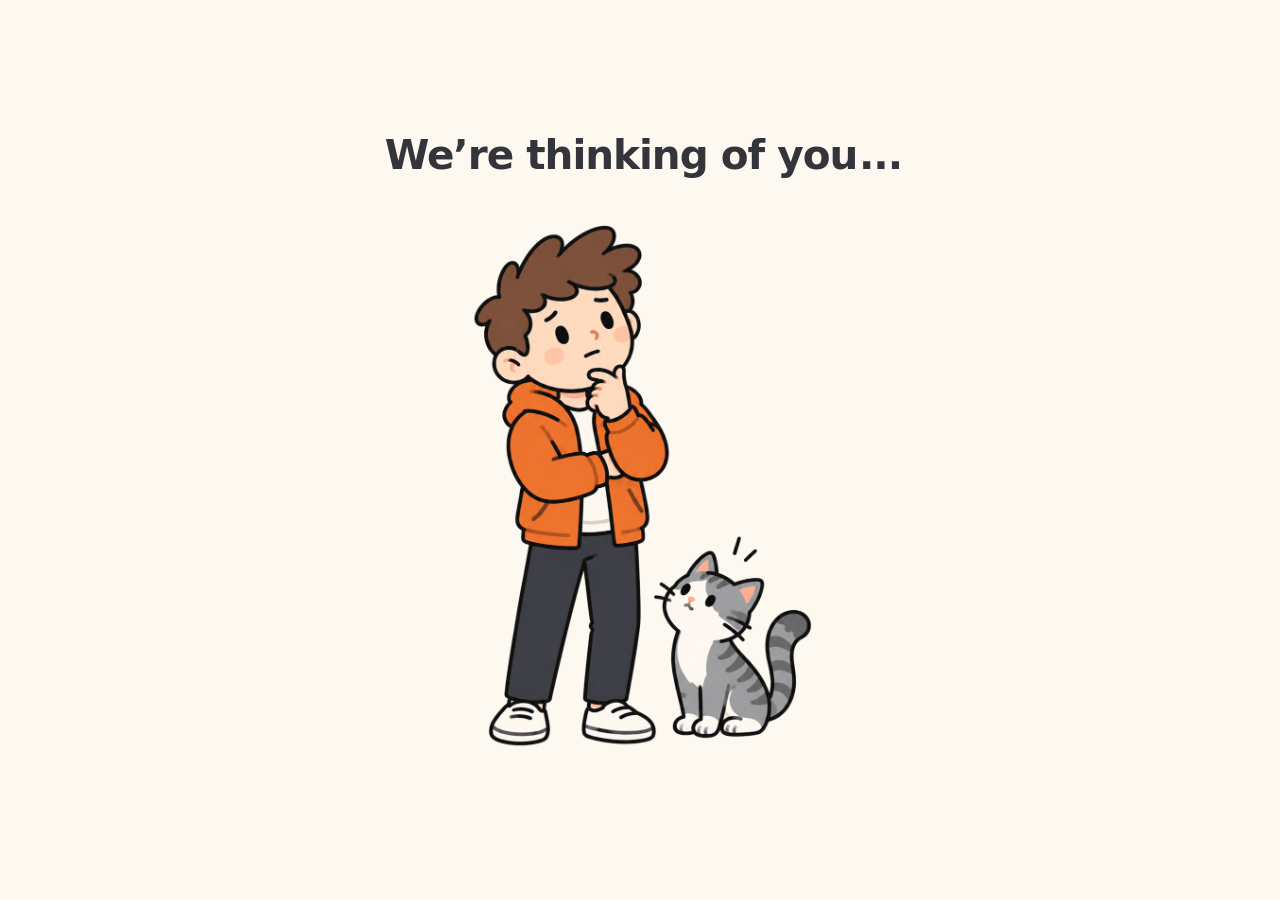
<file: index.html>
<!doctype html>
<html lang="en">

<head>
  <meta charset="utf-8">
  <meta name="viewport" content="width=device-width, initial-scale=1">
  <meta name="theme-color" content="#FDF9F1">
  <title>Yomm — You On My Mind</title>
  <meta name="description" content="You On My Mind">
  <link rel="stylesheet" href="styles.css">
</head>

<body>
  <main>
    <p aria-label="We’re thinking of you...">
      We’re thinking of you<span class="ellipsis" aria-hidden="true"><span>.</span><span>.</span><span>.</span></span>
    </p>
    <!-- Rotating value proposition, parked for now. Restore this <p>, the
         intro.js script tag below, and the .value-proposition rules in
         styles.css to bring it back.
    <p class="value-proposition" id="value-proposition">Let someone know
you’re thinking
about them</p>
    -->
    <img src="assets/animation-1-think.png" alt="Yommguy and graytabby">
  </main>
  <!-- <script src="intro.js" defer></script> -->
</body>

</html>
</file>
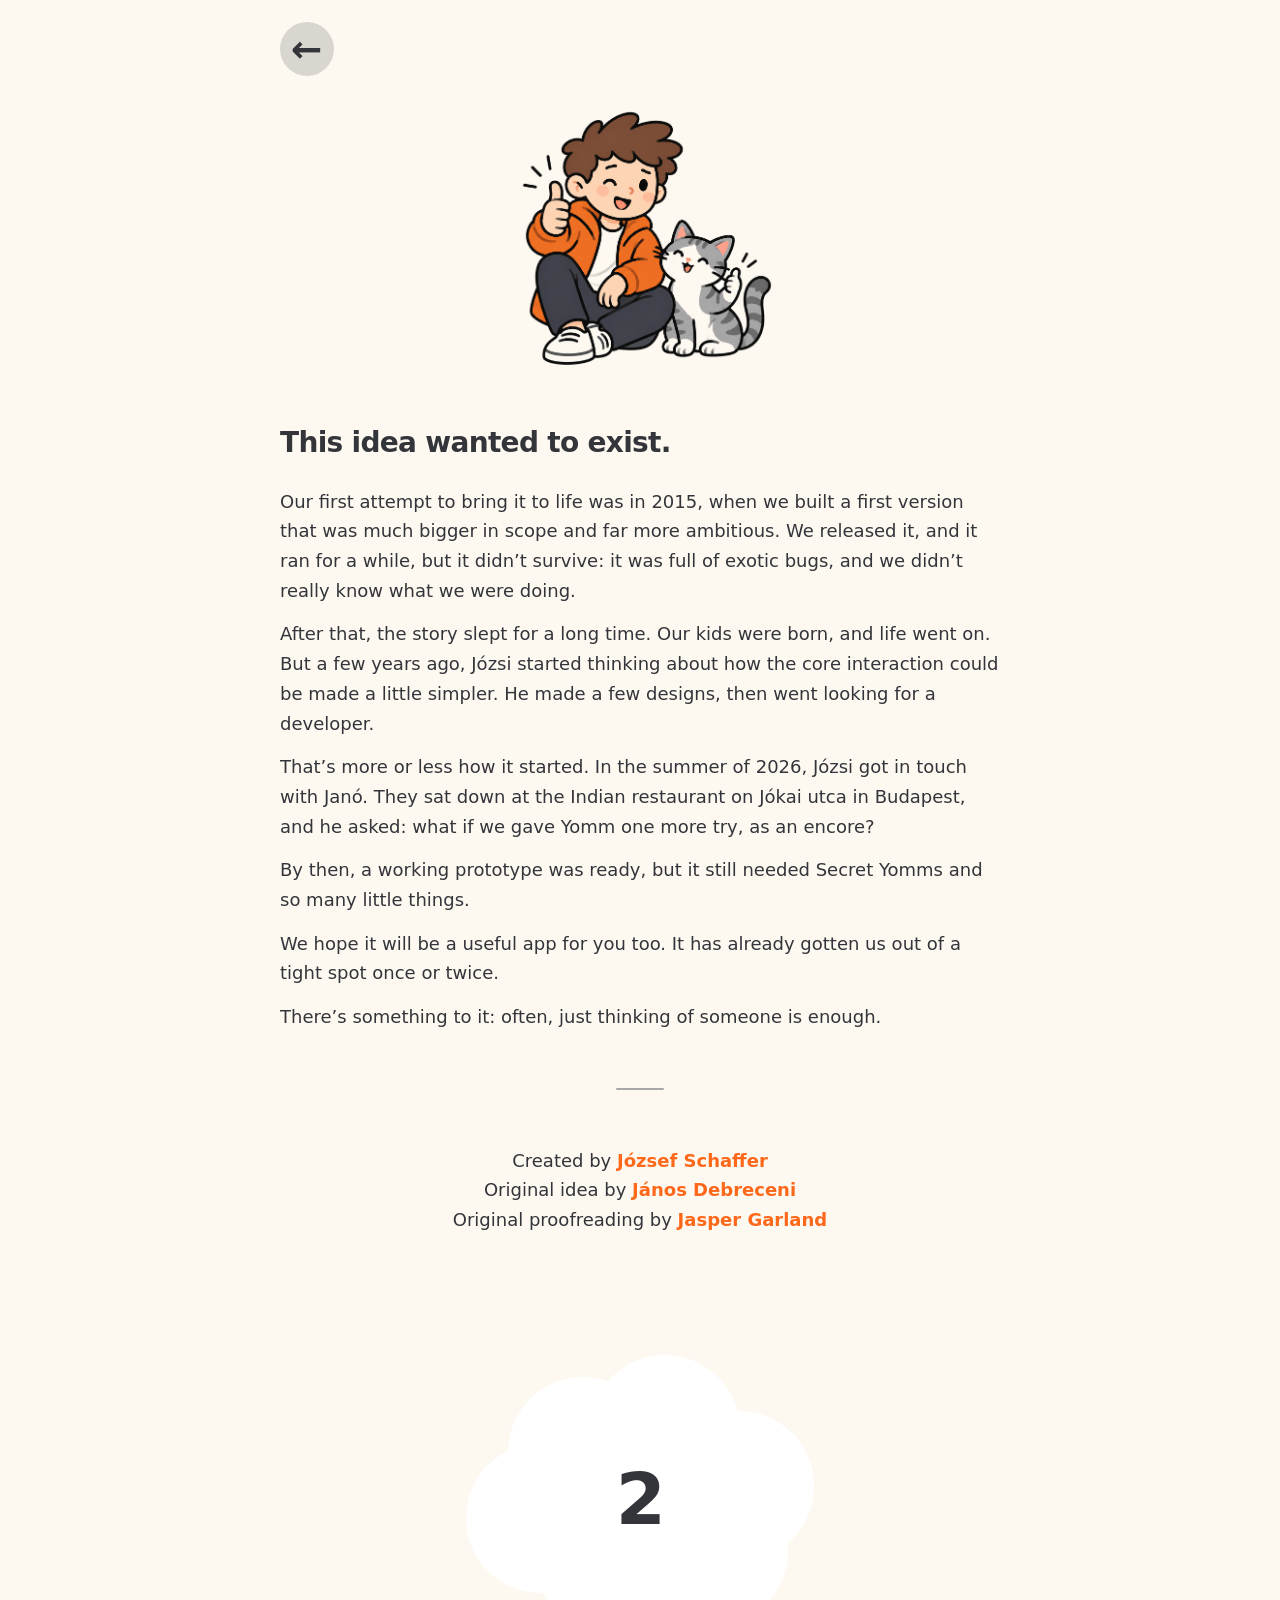
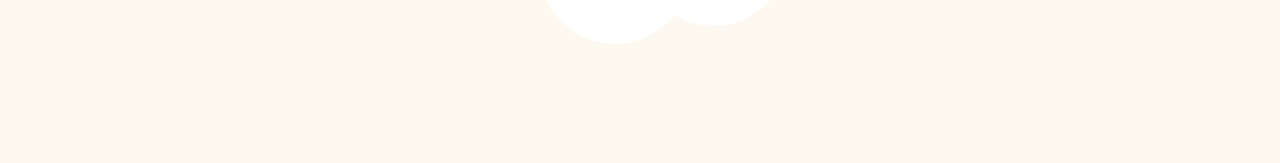
<file: about/index.html>
<!doctype html>
<html lang="en">

<head>
  <meta charset="utf-8">
  <meta name="viewport" content="width=device-width, initial-scale=1">
  <meta name="theme-color" content="#FDF9F1">
  <title>About — Yomm</title>
  <meta name="description" content="Who made Yomm, and how it came to be.">
  <link rel="stylesheet" href="/privacy/privacy.css">
  <style>
    /* This art is square; show it in the same 16:9 header box as the other pages. */
    header img {
      aspect-ratio: 1672 / 941;
      object-fit: contain;
    }

    /* The same space above and below the counter's cloud at the end of the
       page. */
    main {
      --counter-space: 120px;
      padding-bottom: max(var(--counter-space), env(safe-area-inset-bottom));
    }

    h2 {
      margin-bottom: 28px;
    }

    .visually-hidden {
      position: absolute;
      width: 1px;
      height: 1px;
      margin: -1px;
      padding: 0;
      overflow: hidden;
      clip-path: inset(50%);
      white-space: nowrap;
      border: 0;
    }

    /* The story comes first, so it starts right under the header art. */
    section {
      margin-top: 0;
    }

    /* A short centered rule between the story and the credits. */
    .separator {
      width: 48px;
      height: 0;
      margin: 56px auto;
      border: 0;
      border-top: 2px solid var(--yomm-silver);
      border-radius: 1px;
    }

    .credits {
      text-align: center;
    }

    /* The story's thought cloud around the counter: the same geometry and
       motion as storyboard.css (1× units, --u), with the counter where the
       wordmark sits. It forms when it scrolls into view, then each circle
       drifts and breathes on its own. */
    .counter-cloud {
      /* Narrow screens leave room for the circles' drift beyond the box. */
      --u: min(1px, (100vw - 60px) / 346);
      --drift-x: 12;
      --drift-y: 10;
      --puff-breath: 0.03;
      --ease-pop: cubic-bezier(0.34, 1.56, 0.64, 1);
      position: relative;
      display: grid;
      place-items: center;
      width: calc(346 * var(--u));
      height: calc(288 * var(--u));
      margin: var(--counter-space) auto 0;
    }

    /* A fixed center fill keeps the middle white however the circles move. */
    .counter-cloud::before {
      content: "";
      position: absolute;
      top: calc((144 - 98) * var(--u));
      left: calc((173 - 98) * var(--u));
      width: calc(196 * var(--u));
      height: calc(196 * var(--u));
      border-radius: 50%;
      background: #fff;
      transition: transform 800ms var(--ease-pop) 150ms;
    }

    .counter-cloud .puff {
      position: absolute;
      top: calc((var(--y) - 75) * var(--u));
      left: calc((var(--x) - 75) * var(--u));
      width: calc(150 * var(--u));
      height: calc(150 * var(--u));
      transition: transform 800ms var(--ease-pop) calc(var(--i) * 110ms);
    }

    .counter-cloud .puff::before {
      content: "";
      position: absolute;
      inset: 0;
      border-radius: 50%;
      background: #fff;
      animation:
        drift-x calc(3.2s + var(--i) * 0.4s) ease-in-out calc(var(--i) * -1.3s) infinite alternate,
        drift-y calc(4.1s + var(--i) * 0.35s) ease-in-out calc(var(--i) * -1.9s) infinite alternate,
        puff-breathe calc(2.8s + var(--i) * 0.3s) ease-in-out calc(var(--i) * -0.9s) infinite alternate;
    }

    /* Before it comes into view, the cloud and its counter wait unformed. */
    .counter-cloud[data-cloud="waiting"]::before,
    .counter-cloud[data-cloud="waiting"] .puff {
      transform: scale(0);
    }

    .counter-cloud[data-cloud="waiting"] .elapsed {
      opacity: 0;
    }

    @keyframes drift-x {
      from {
        translate: calc(-1 * var(--drift-x) * var(--u)) 0;
      }

      to {
        translate: calc(var(--drift-x) * var(--u)) 0;
      }
    }

    @keyframes drift-y {
      from {
        transform: translateY(calc(-1 * var(--drift-y) * var(--u)));
      }

      to {
        transform: translateY(calc(var(--drift-y) * var(--u)));
      }
    }

    @keyframes puff-breathe {
      from {
        scale: calc(1 - var(--puff-breath));
      }

      to {
        scale: calc(1 + var(--puff-breath));
      }
    }

    /* The seconds this page has been open: heavy, rounded digits in the body
       text color, fading in at the cloud's center as it forms. */
    .elapsed {
      position: relative;
      margin: 0;
      color: var(--yomm-charcoal);
      font-family: ui-rounded, "SF Pro Rounded", system-ui, sans-serif;
      font-size: calc(72 * var(--u));
      font-variant-numeric: tabular-nums;
      font-weight: 800;
      letter-spacing: -0.02em;
      line-height: 1;
      text-align: center;
      transition: opacity 700ms ease 450ms;
    }

    @media (prefers-reduced-motion: reduce) {
      .counter-cloud *,
      .counter-cloud::before,
      .counter-cloud *::before {
        transition: none !important;
        animation: none !important;
      }
    }
  </style>
</head>

<body>
  <nav class="home-nav" aria-label="Page navigation">
    <a class="home-link" href="/" aria-label="Back to Yomm home">←</a>
  </nav>

  <header>
    <img src="/assets/illu-you-got-this.png" width="1254" height="1254"
      alt="Yommguy giving a thumbs up next to graytabby">
  </header>

  <main>
    <h1 class="visually-hidden">About Yomm</h1>

    <section>
      <h2>This idea wanted to exist.</h2>

      <p>Our first attempt to bring it to life was in 2015, when we built a first version that was much bigger in scope
        and far more ambitious. We released it, and it ran for a while, but it didn’t survive: it was full of exotic
        bugs, and we didn’t really know what we were doing.</p>

      <p>After that, the story slept for a long time. Our kids were born, and life went on. But a few years ago, Józsi
        started thinking about how the core interaction could be made a little simpler. He made a few designs, then went
        looking for a developer.</p>

      <p>That’s more or less how it started. In the summer of 2026, Józsi got in touch with Janó. They sat down at the
        Indian restaurant on Jókai utca in Budapest, and he asked: what if we gave Yomm one more try, as an encore?</p>

      <p>By then, a working prototype was ready, but it still needed Secret Yomms and so many little things.</p>

      <p>We hope it will be a useful app for you too. It has already gotten us out of a tight spot once or twice.</p>

      <p>There’s something to it: often, just thinking of someone is enough.</p>
    </section>

    <hr class="separator">

    <p class="credits">Created by <a target="_blank" href="https://jozsefschaffer.com" rel="noopener">József
        Schaffer</a><br>
      Original idea by <a target="_blank" href="https://www.linkedin.com/in/janosdebreceni/" rel="noopener">János
        Debreceni</a><br>
      Original proofreading by <a target="_blank" href="https://www.linkedin.com/in/jaspergarland/" rel="noopener">Jasper
        Garland</a></p>

    <div class="counter-cloud" aria-hidden="true" data-cloud="formed">
      <span class="puff" style="--x: 74; --y: 163; --i: 0"></span>
      <span class="puff" style="--x: 116; --y: 97; --i: 1"></span>
      <span class="puff" style="--x: 198; --y: 75; --i: 2"></span>
      <span class="puff" style="--x: 272; --y: 131; --i: 3"></span>
      <span class="puff" style="--x: 246; --y: 196; --i: 4"></span>
      <span class="puff" style="--x: 148; --y: 214; --i: 5"></span>
      <p class="elapsed" data-elapsed>1</p>
    </div>
  </main>

  <script>
    // Counts the seconds this page has been open, starting at 1 like a live
    // count. The value comes from elapsed time, so it stays right even when
    // the tab was in the background.
    (function countElapsedSeconds() {
      const counter = document.querySelector("[data-elapsed]");
      if (!counter) {
        return;
      }
      const openedAt = performance.now();
      let shown = 1;
      window.setInterval(function render() {
        const seconds = Math.floor((performance.now() - openedAt) / 1000) + 1;
        if (seconds !== shown) {
          shown = seconds;
          counter.textContent = String(seconds);
        }
      }, 250);
    })();

    // The cloud is formed by default. Where it can animate, it waits unformed
    // and builds up once it scrolls into view.
    (function formCloudInView() {
      const cloud = document.querySelector("[data-cloud]");
      if (
        !cloud ||
        !("IntersectionObserver" in window) ||
        window.matchMedia("(prefers-reduced-motion: reduce)").matches
      ) {
        return;
      }
      cloud.dataset.cloud = "waiting";
      const observer = new IntersectionObserver(function formWhenVisible(entries) {
        if (entries.some(function isVisible(entry) { return entry.isIntersecting; })) {
          cloud.dataset.cloud = "formed";
          observer.disconnect();
        }
      }, { threshold: 0.6 });
      observer.observe(cloud);
    })();
  </script>
</body>

</html>
</file>
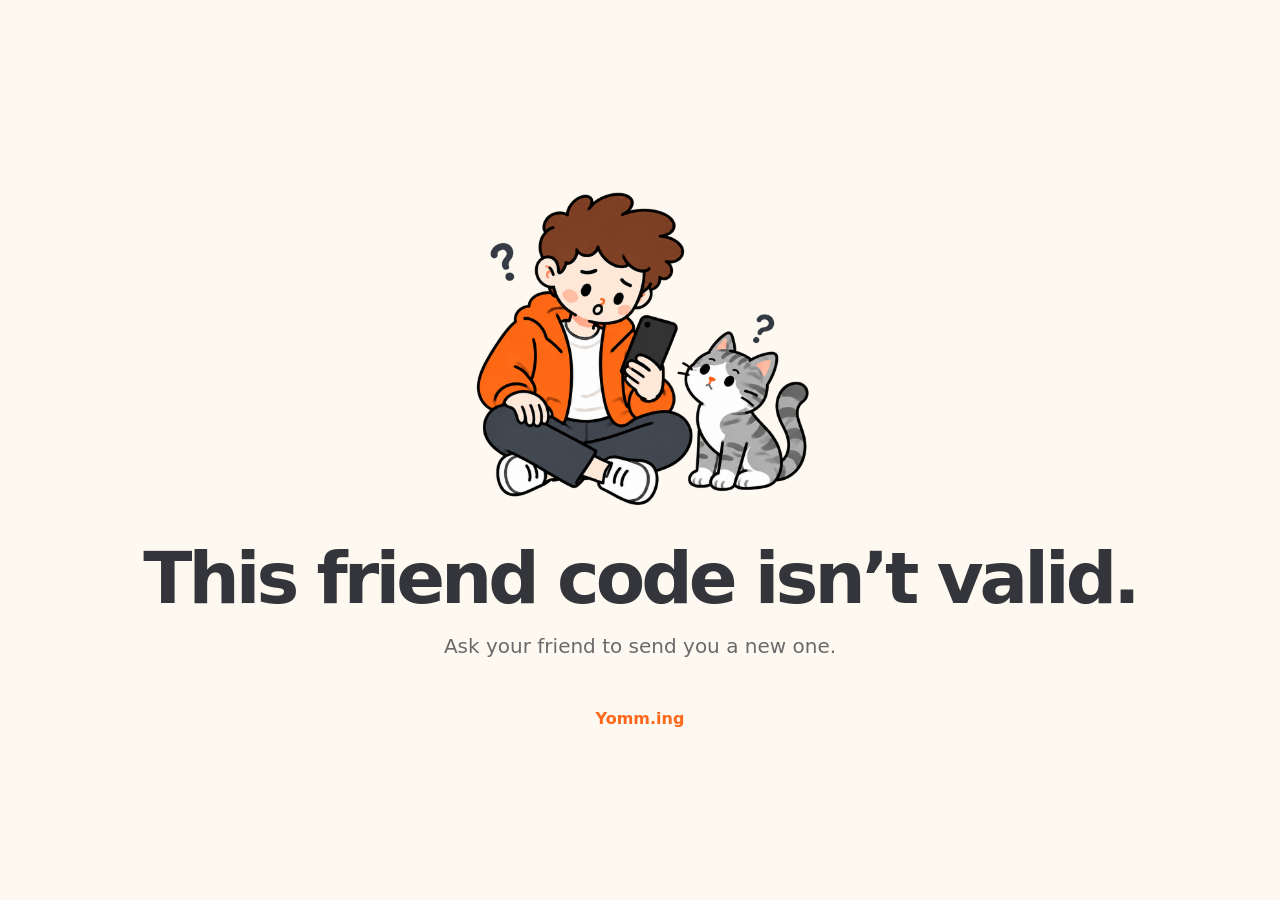
<file: connect/index.html>
<!doctype html>
<html lang="en">

<head>
  <meta charset="utf-8">
  <meta name="viewport" content="width=device-width, initial-scale=1">
  <meta name="theme-color" content="#FDF9F1">
  <title>Connect on Yomm</title>
  <meta name="description" content="Use this friend code to connect on Yomm.">
  <link rel="stylesheet" href="/connect/connect.css?v=3">
  <script src="/connect/qrcode.js" defer></script>
  <script src="/connect/connect.js?v=3" defer></script>
</head>

<body>
  <main>
    <section id="connect-state" class="connect-state">
      <h1 aria-label="Someone has you on their mind...">
        Someone has you on their mind<span class="ellipsis"
          aria-hidden="true"><span>.</span><span>.</span><span>.</span></span>
      </h1>
      <div class="steps">
        <section class="step-card">
          <span class="step-number">1</span>
          <h2>Get Yomm</h2>
          <p class="step-detail">Every journey starts with step one.</p>
          <a id="app-store-link" class="app-store-button" href="https://apps.apple.com/" rel="noopener">
            <img src="/assets/app-store.png" alt="Download on the App Store">
          </a>
        </section>

        <section class="step-card">
          <span class="step-number">2</span>
          <h2>Continue on your phone</h2>
          <p class="step-detail">Install Yomm, then return to your original invite and tap the link again.</p>
        </section>

        <p class="step-or">or</p>

        <section class="step-card step-card-secondary">
          <span class="step-number">2b</span>
          <h2>On a computer?</h2>
          <p class="step-detail">No problem. Once Yomm is installed, scan this QR code with your phone’s Camera app.</p>
          <div id="qr-code" class="qr-code" role="img" aria-label="QR code for this Yomm invitation"></div>
        </section>
      </div>

      <figure class="encouragement">
        <img src="/assets/illu-you-got-this.png" width="1254" height="1254" alt="Yommguy and graytabby giving a thumbs-up">
        <figcaption>You’ve got this!</figcaption>
      </figure>

      <a class="home-link" href="/">Yomm.ing</a>
    </section>

    <section id="invalid-state" class="invalid-state" hidden>
      <img src="/assets/illu-invalid.png" alt="A person and cat puzzled by an invalid QR code">
      <h1>This friend code isn’t valid.</h1>
      <p>Ask your friend to send you a new one.</p>
      <a class="home-link" href="/">Yomm.ing</a>
    </section>
  </main>
</body>

</html>
</file>
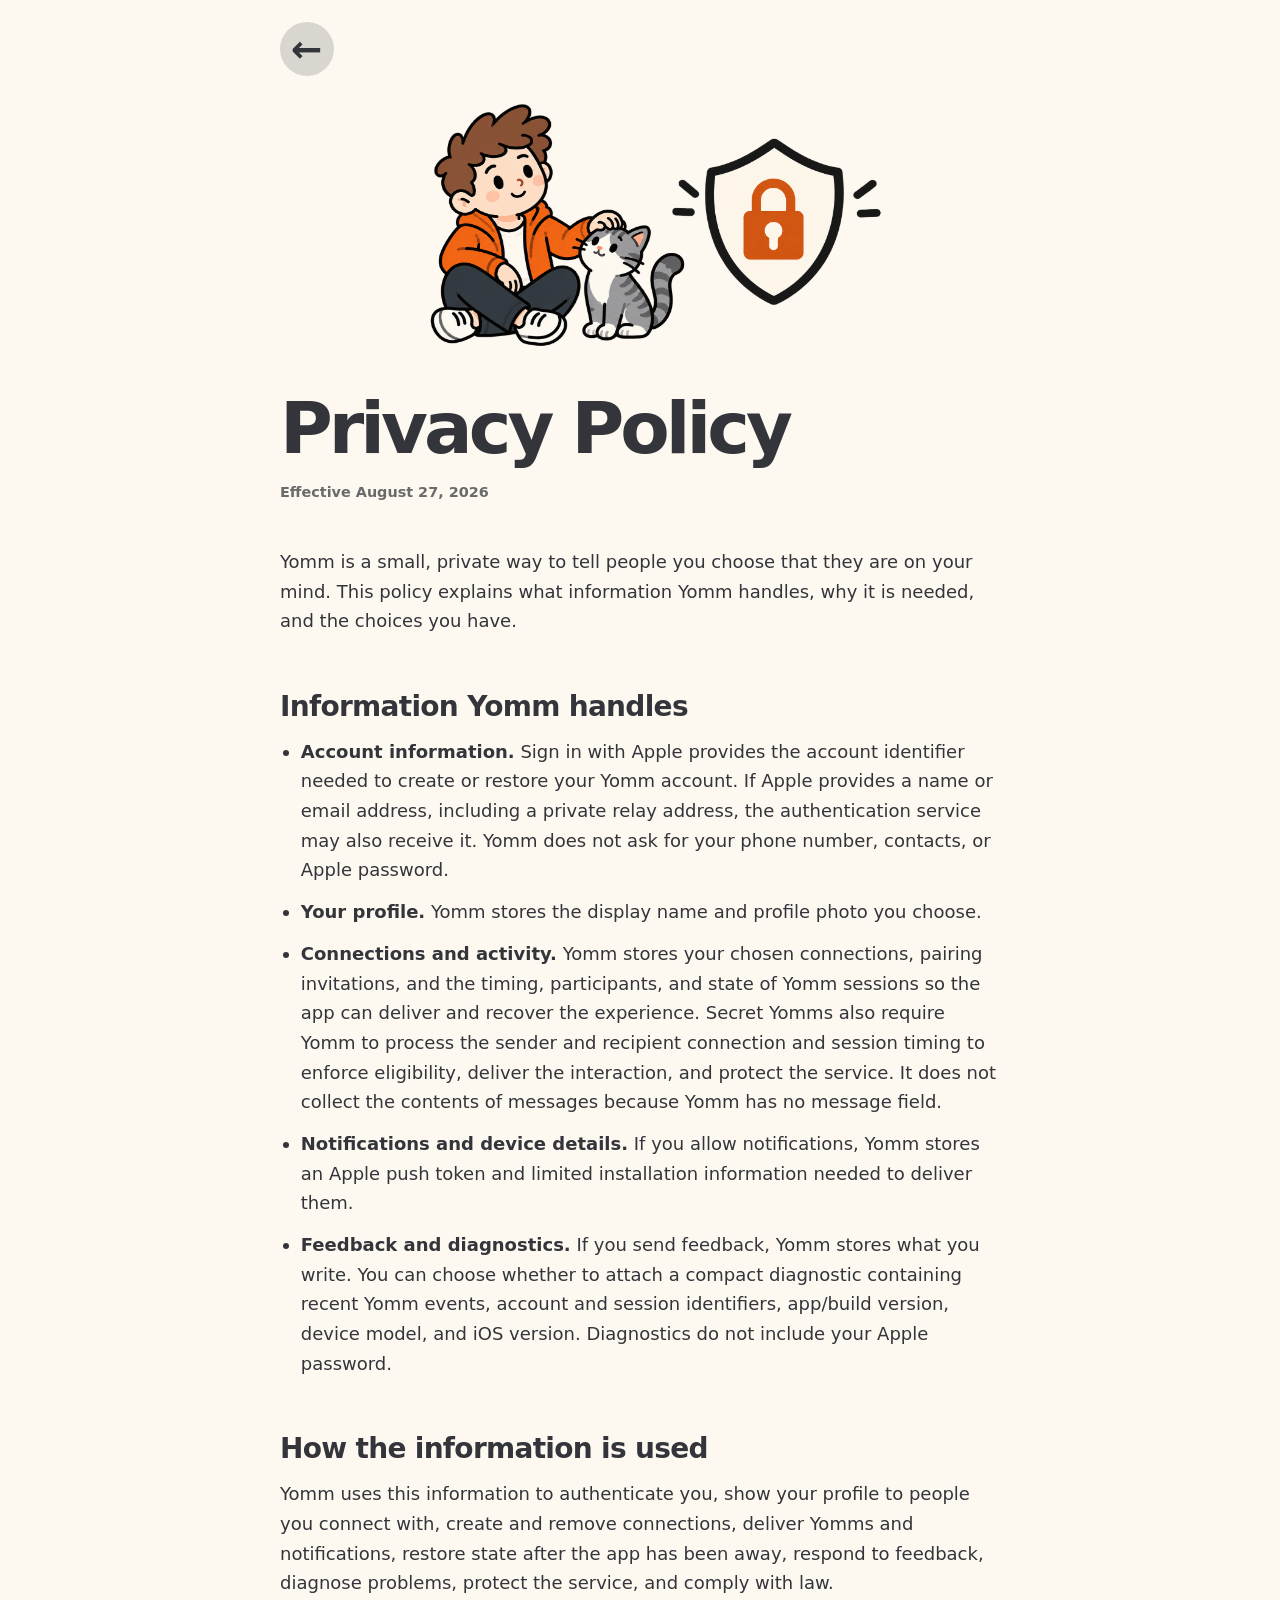
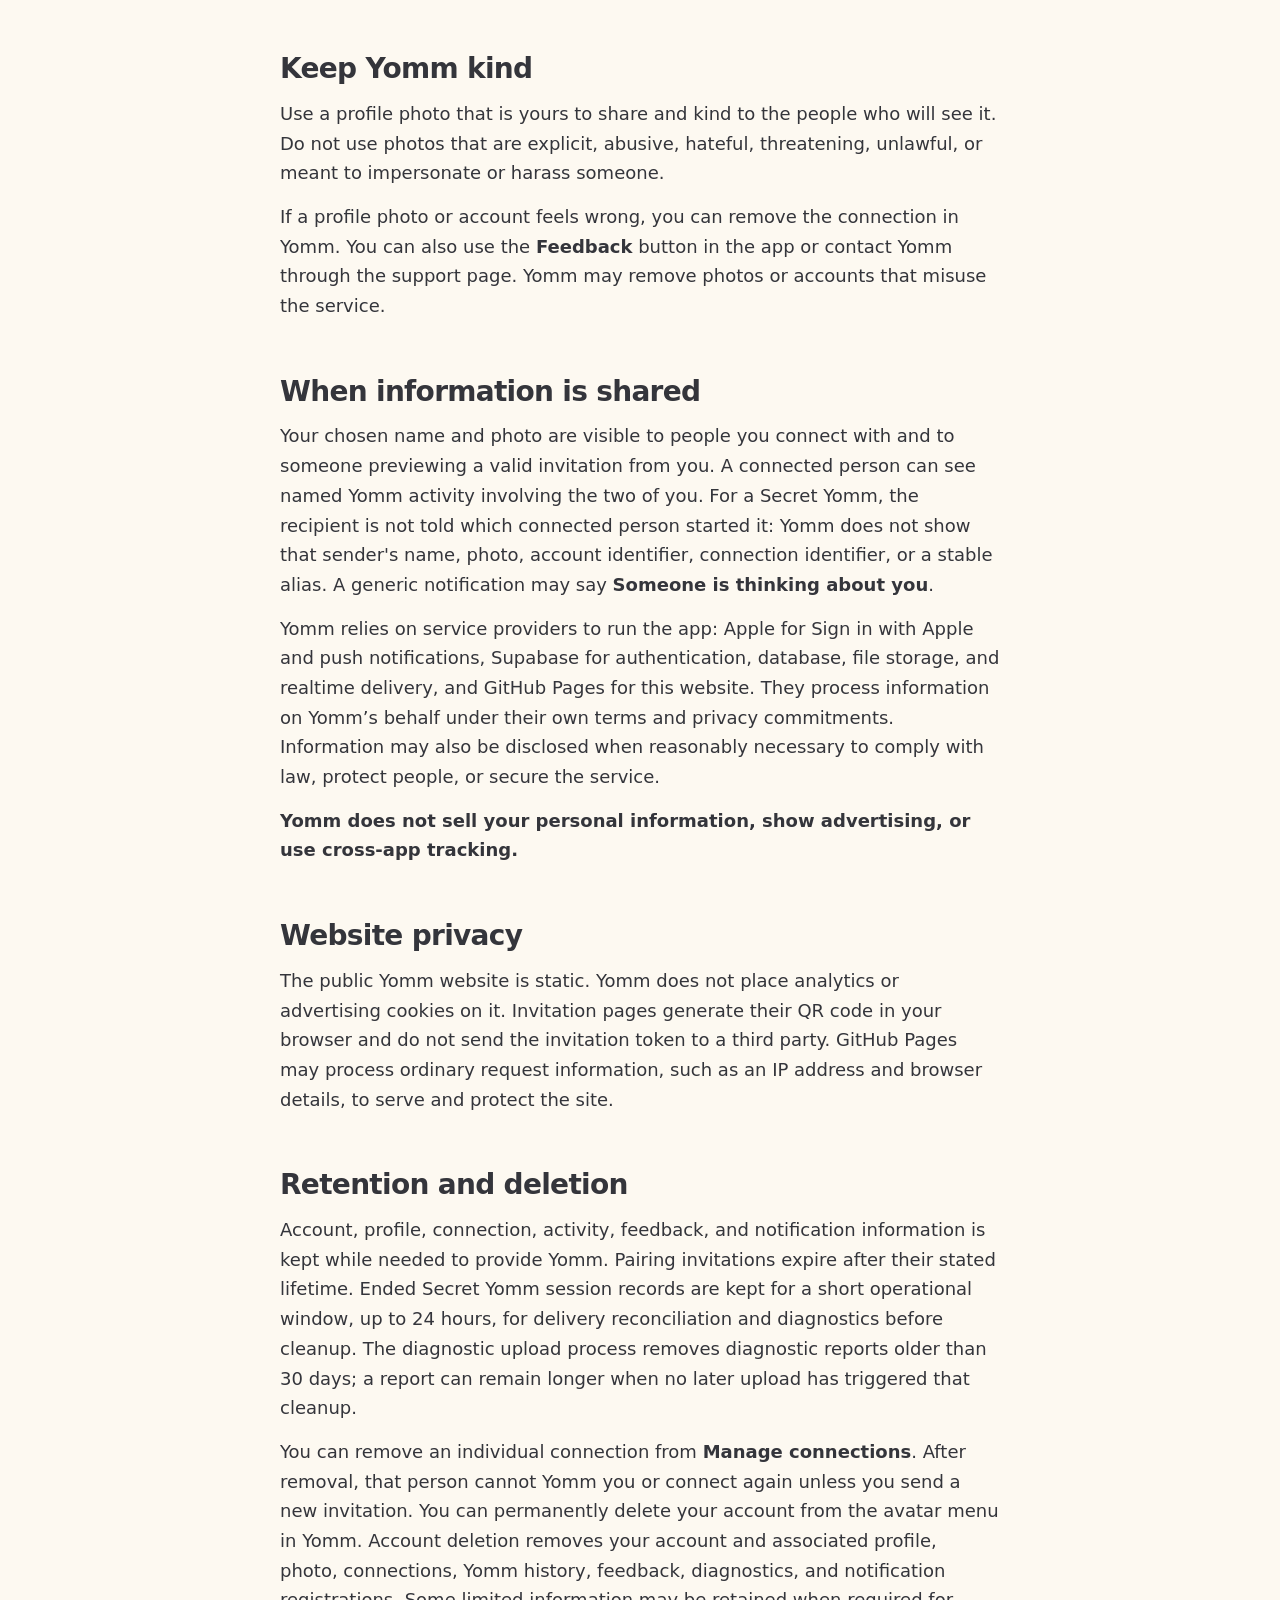
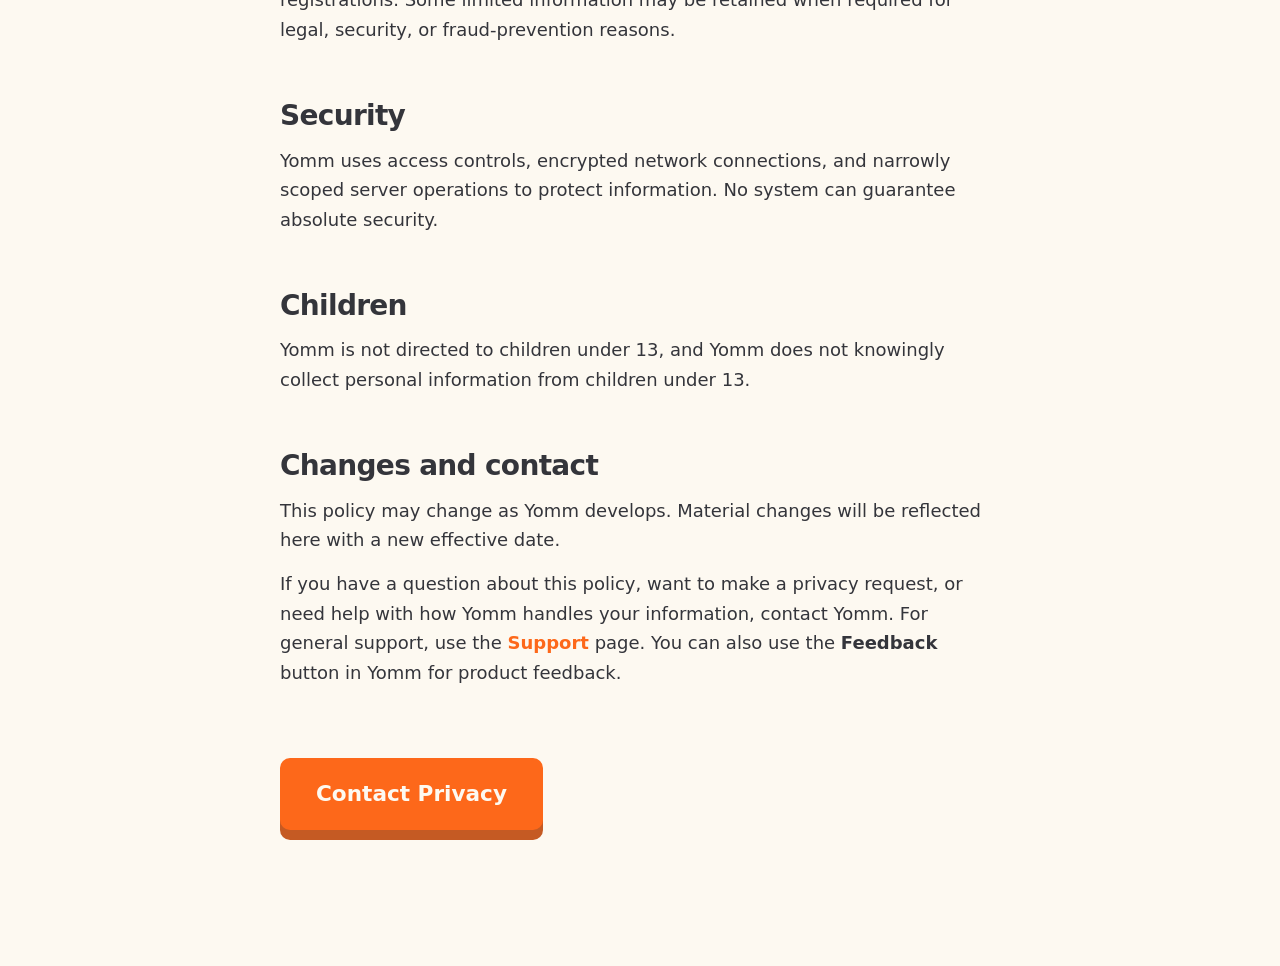
<file: privacy/index.html>
<!doctype html>
<html lang="en">

<head>
  <meta charset="utf-8">
  <meta name="viewport" content="width=device-width, initial-scale=1">
  <meta name="theme-color" content="#FDF9F1">
  <title>Privacy Policy — Yomm</title>
  <meta name="description" content="How Yomm handles your information.">
  <link rel="stylesheet" href="/privacy/privacy.css">
  <script src="/link-runtime.js" defer></script>
</head>

<body>
  <nav class="home-nav" aria-label="Page navigation">
    <a class="home-link" href="/" aria-label="Back to Yomm home">←</a>
  </nav>

  <header>
    <img src="/assets/illu-privacy.png" width="1774" height="887" alt="yommguy and graytabby beside a privacy shield and padlock">
  </header>

  <main>
    <h1>Privacy Policy</h1>
    <p class="policy-date">Effective August 27, 2026</p>

    <p>Yomm is a small, private way to tell people you choose that they are on your mind. This policy explains what information Yomm handles, why it is needed, and the choices you have.</p>

    <section>
      <h2>Information Yomm handles</h2>
      <ul>
        <li><strong>Account information.</strong> Sign in with Apple provides the account identifier needed to create or restore your Yomm account. If Apple provides a name or email address, including a private relay address, the authentication service may also receive it. Yomm does not ask for your phone number, contacts, or Apple password.</li>
        <li><strong>Your profile.</strong> Yomm stores the display name and profile photo you choose.</li>
        <li><strong>Connections and activity.</strong> Yomm stores your chosen connections, pairing invitations, and the timing, participants, and state of Yomm sessions so the app can deliver and recover the experience. Secret Yomms also require Yomm to process the sender and recipient connection and session timing to enforce eligibility, deliver the interaction, and protect the service. It does not collect the contents of messages because Yomm has no message field.</li>
        <li><strong>Notifications and device details.</strong> If you allow notifications, Yomm stores an Apple push token and limited installation information needed to deliver them.</li>
        <li><strong>Feedback and diagnostics.</strong> If you send feedback, Yomm stores what you write. You can choose whether to attach a compact diagnostic containing recent Yomm events, account and session identifiers, app/build version, device model, and iOS version. Diagnostics do not include your Apple password.</li>
      </ul>
    </section>

    <section>
      <h2>How the information is used</h2>
      <p>Yomm uses this information to authenticate you, show your profile to people you connect with, create and remove connections, deliver Yomms and notifications, restore state after the app has been away, respond to feedback, diagnose problems, protect the service, and comply with law.</p>
    </section>

    <section id="keep-yomm-kind">
      <h2>Keep Yomm kind</h2>
      <p>Use a profile photo that is yours to share and kind to the people who will see it. Do not use photos that are explicit, abusive, hateful, threatening, unlawful, or meant to impersonate or harass someone.</p>
      <p>If a profile photo or account feels wrong, you can remove the connection in Yomm. You can also use the <strong>Feedback</strong> button in the app or contact Yomm through the support page. Yomm may remove photos or accounts that misuse the service.</p>
    </section>

    <section>
      <h2>When information is shared</h2>
      <p>Your chosen name and photo are visible to people you connect with and to someone previewing a valid invitation from you. A connected person can see named Yomm activity involving the two of you. For a Secret Yomm, the recipient is not told which connected person started it: Yomm does not show that sender's name, photo, account identifier, connection identifier, or a stable alias. A generic notification may say <strong>Someone is thinking about you</strong>.</p>
      <p>Yomm relies on service providers to run the app: Apple for Sign in with Apple and push notifications, Supabase for authentication, database, file storage, and realtime delivery, and GitHub Pages for this website. They process information on Yomm’s behalf under their own terms and privacy commitments. Information may also be disclosed when reasonably necessary to comply with law, protect people, or secure the service.</p>
      <p><strong>Yomm does not sell your personal information, show advertising, or use cross-app tracking.</strong></p>
    </section>

    <section>
      <h2>Website privacy</h2>
      <p>The public Yomm website is static. Yomm does not place analytics or advertising cookies on it. Invitation pages generate their QR code in your browser and do not send the invitation token to a third party. GitHub Pages may process ordinary request information, such as an IP address and browser details, to serve and protect the site.</p>
    </section>

    <section>
      <h2>Retention and deletion</h2>
      <p>Account, profile, connection, activity, feedback, and notification information is kept while needed to provide Yomm. Pairing invitations expire after their stated lifetime. Ended Secret Yomm session records are kept for a short operational window, up to 24 hours, for delivery reconciliation and diagnostics before cleanup. The diagnostic upload process removes diagnostic reports older than 30 days; a report can remain longer when no later upload has triggered that cleanup.</p>
      <p>You can remove an individual connection from <strong>Manage connections</strong>. After removal, that person cannot Yomm you or connect again unless you send a new invitation. You can permanently delete your account from the avatar menu in Yomm. Account deletion removes your account and associated profile, photo, connections, Yomm history, feedback, diagnostics, and notification registrations. Some limited information may be retained when required for legal, security, or fraud-prevention reasons.</p>
    </section>

    <section>
      <h2>Security</h2>
      <p>Yomm uses access controls, encrypted network connections, and narrowly scoped server operations to protect information. No system can guarantee absolute security.</p>
    </section>

    <section>
      <h2>Children</h2>
      <p>Yomm is not directed to children under 13, and Yomm does not knowingly collect personal information from children under 13.</p>
    </section>

    <section>
      <h2>Changes and contact</h2>
      <p>This policy may change as Yomm develops. Material changes will be reflected here with a new effective date.</p>
      <p>If you have a question about this policy, want to make a privacy request, or need help with how Yomm handles your information, contact Yomm. For general support, use the <a href="/support/">Support</a> page. You can also use the <strong>Feedback</strong> button in Yomm for product feedback.</p>
    </section>

    <a class="contact-cta" href="#" data-link-token="kv-jm04m7Ygb6aKNSjjyBA3LuWkaDXMq">Contact Privacy</a>
  </main>
</body>

</html>
</file>
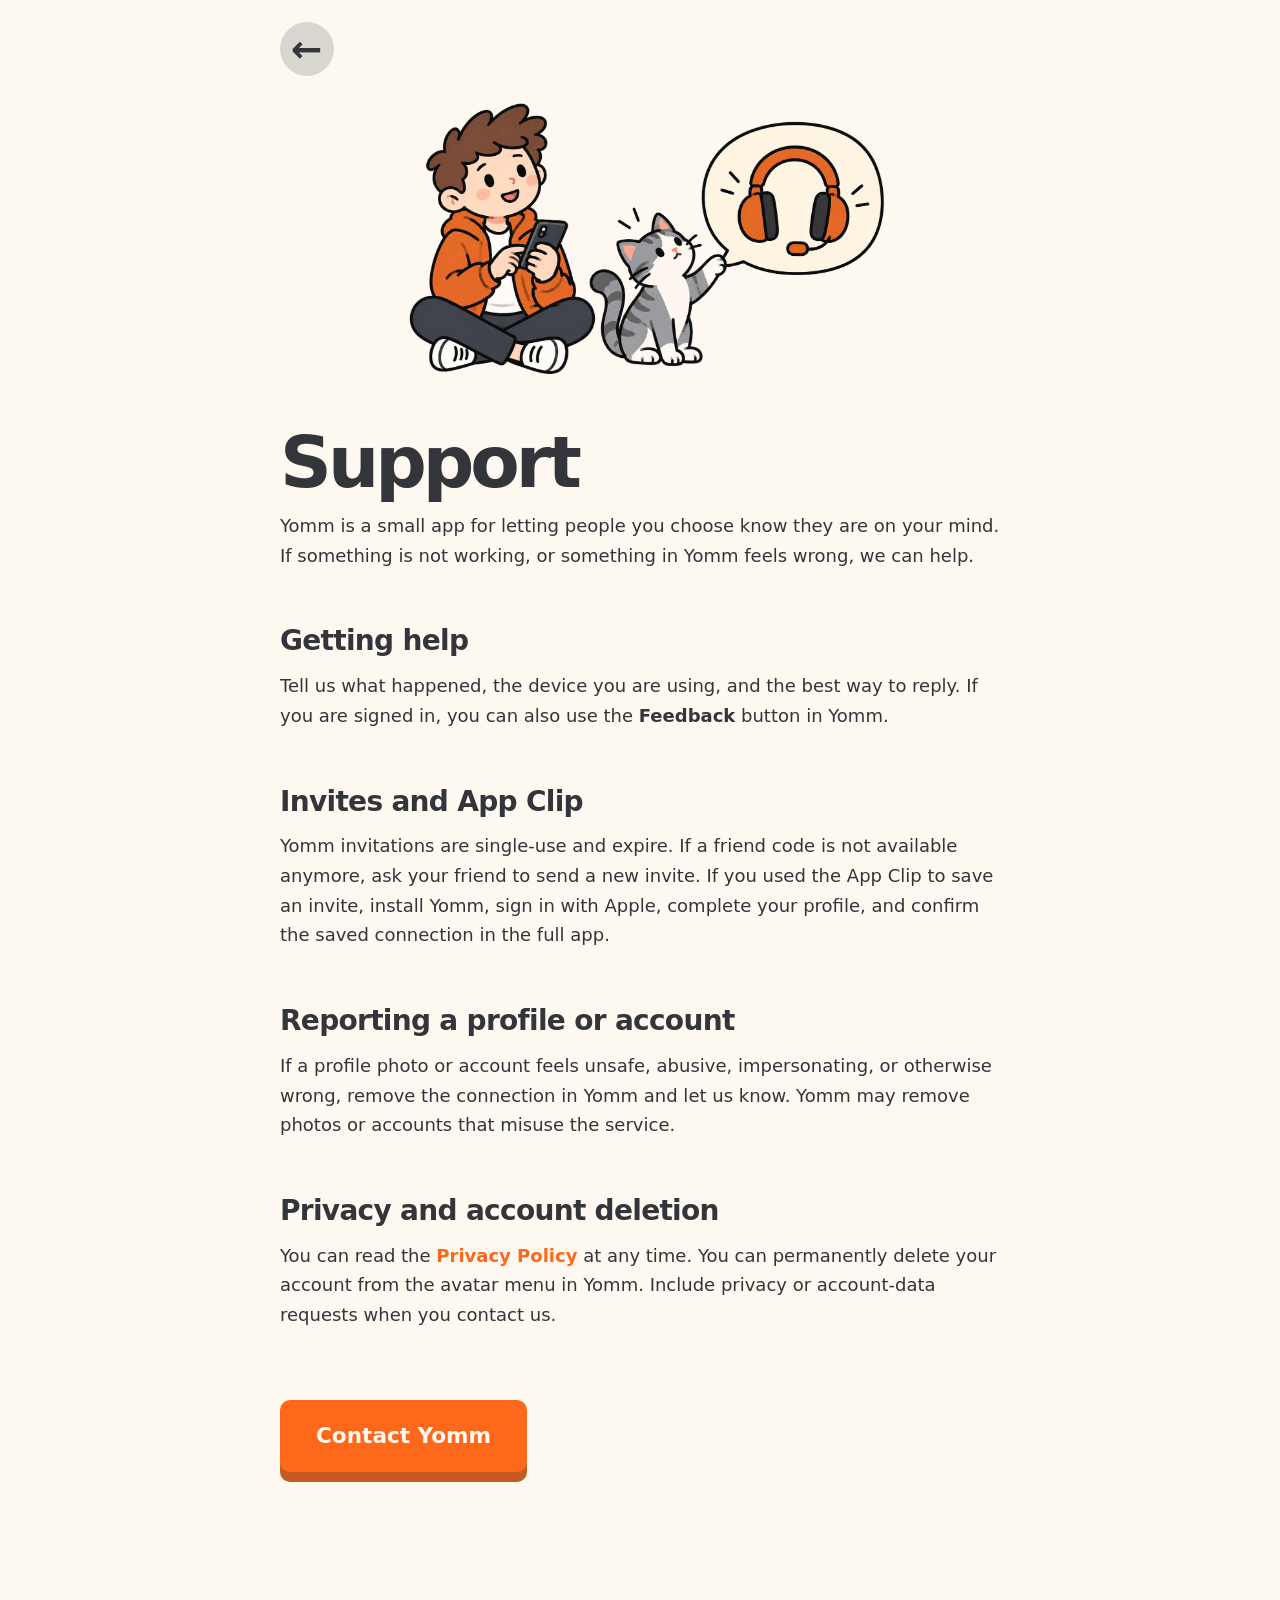
<file: support/index.html>
<!doctype html>
<html lang="en">

<head>
  <meta charset="utf-8">
  <meta name="viewport" content="width=device-width, initial-scale=1">
  <meta name="theme-color" content="#FDF9F1">
  <title>Support — Yomm</title>
  <meta name="description" content="How to get help with Yomm.">
  <link rel="stylesheet" href="/privacy/privacy.css">
  <script src="/link-runtime.js" defer></script>
</head>

<body>
  <nav class="home-nav" aria-label="Page navigation">
    <a class="home-link" href="/" aria-label="Back to Yomm home">←</a>
  </nav>

  <header>
    <img src="/assets/illu-support.png" width="1672" height="941" alt="Yommguy and graytabby reaching toward a support headset">
  </header>

  <main>
    <h1>Support</h1>

    <p>Yomm is a small app for letting people you choose know they are on your mind. If something is not working, or something in Yomm feels wrong, we can help.</p>

    <section>
      <h2>Getting help</h2>
      <p>Tell us what happened, the device you are using, and the best way to reply. If you are signed in, you can also use the <strong>Feedback</strong> button in Yomm.</p>
    </section>

    <section>
      <h2>Invites and App Clip</h2>
      <p>Yomm invitations are single-use and expire. If a friend code is not available anymore, ask your friend to send a new invite. If you used the App Clip to save an invite, install Yomm, sign in with Apple, complete your profile, and confirm the saved connection in the full app.</p>
    </section>

    <section>
      <h2>Reporting a profile or account</h2>
      <p>If a profile photo or account feels unsafe, abusive, impersonating, or otherwise wrong, remove the connection in Yomm and let us know. Yomm may remove photos or accounts that misuse the service.</p>
    </section>

    <section>
      <h2>Privacy and account deletion</h2>
      <p>You can read the <a href="/privacy/">Privacy Policy</a> at any time. You can permanently delete your account from the avatar menu in Yomm. Include privacy or account-data requests when you contact us.</p>
    </section>

    <a class="contact-cta" href="#" data-link-token="GXQoEMWtZgORTTz204Fmi4JENuaVgsqz">Contact Yomm</a>
  </main>
</body>

</html>
</file>
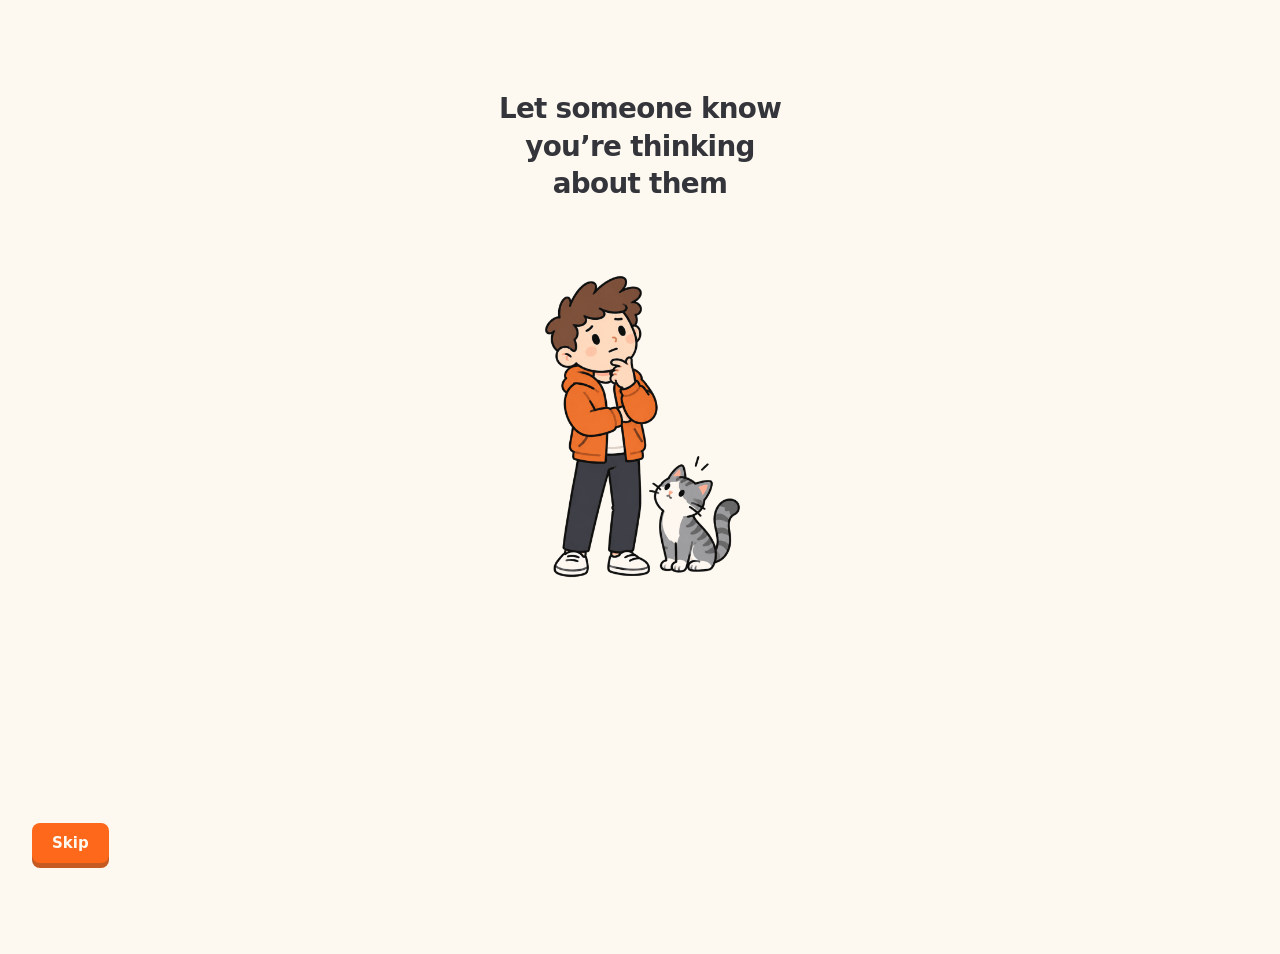
<file: index-anim.html>
<!doctype html>
<html lang="en">

<head>
  <meta charset="utf-8">
  <meta name="viewport" content="width=device-width, initial-scale=1">
  <meta name="theme-color" content="#FDF9F1">
  <meta name="robots" content="noindex">
  <title>Yomm — You On My Mind</title>
  <meta name="description" content="You On My Mind">
  <link rel="preload" as="image" href="assets/storyboard/yommguy-think.png" fetchpriority="high">
  <link rel="preload" as="image" href="assets/storyboard/yommguy-hold.png">
  <link rel="preload" as="image" href="assets/storyboard/yommguy-kneel.png">
  <link rel="preload" as="image" href="assets/storyboard/yommguy-sit.png">
  <link rel="stylesheet" href="storyboard.css">
  <script src="storyboard.js" defer></script>
  <noscript>
    <style>
      .slot-guy { translate: 0 0; }
      .slot-girl { opacity: 1; }
      .site-footer { opacity: 1; visibility: visible; }
      .skip-link { display: none; }
      .pose-end-smile, .pose-girl-end, .final-line { opacity: 1; }
      .puff, .wordmark, .cloud::before { opacity: 1; transform: none; }
      @media (orientation: portrait) { .stage { --u: var(--u-split); } }
    </style>
  </noscript>
</head>

<body>
  <!-- One stage, driven by data attributes: storyboard.js decides when each
       beat happens, storyboard.css decides how every state looks and moves.
       Its archived plan is archive/STORYBOARD_IMPLEMENTATION_PLAN.md. -->
  <main class="stage" id="storyboard" aria-labelledby="storyboard-title"
    data-guy="none" data-guy-base="avatars" data-guy-hand="out"
    data-girl="off" data-girl-hand="out" data-blink="off" data-split="off"
    data-counter="off" data-toast="off" data-cloud="off" data-line="off" data-links="off">
    <h1 class="visually-hidden" id="storyboard-title">You On My Mind</h1>
    <p class="visually-hidden">An illustrated story about letting someone know you’re thinking about them.</p>
    <p class="visually-hidden" aria-live="polite" data-live></p>

    <div class="scene">
      <div class="copy" aria-hidden="true">
        <p class="copy-line" data-copy-line></p>
        <p class="copy-line" data-copy-line></p>
      </div>

      <div class="slot slot-guy">
        <div class="figure">
          <img class="art pose-think" src="assets/storyboard/yommguy-think.png" width="250" height="400" alt="" data-first>
          <img class="art pose-hold" src="assets/storyboard/yommguy-hold.png" width="250" height="400" alt="" data-first>
          <img class="art pose-kneel" src="assets/storyboard/yommguy-kneel.png" width="250" height="400" alt="" data-first>
          <img class="art pose-sit" src="assets/storyboard/yommguy-sit.png" width="250" height="400" alt="" data-first>
          <img class="art pose-end" src="assets/storyboard/yommguy-end.png" width="280" height="310" alt="">
          <img class="art pose-end-smile" src="assets/storyboard/yommguy-end-smile.png" width="280" height="310" alt="">
        </div>
        <div class="pov pov-guy">
          <img class="art base base-avatars" src="assets/storyboard/yommguy-pov-avatars.png" width="503" height="519" alt="">
          <img class="art base base-zooming" src="assets/storyboard/yommguy-pov-zooming.png" width="503" height="519" alt="">
          <img class="art base base-session" src="assets/storyboard/yommguy-pov-session.png" width="503" height="519" alt="">
          <img class="hand hand-guy-point" src="assets/storyboard/yommguy-right-arm-point.png" width="280" height="369" alt="">
          <img class="hand hand-guy-tap" src="assets/storyboard/yommguy-right-arm-tap.png" width="349" height="369" alt="">
          <span class="counter counter-guy" aria-hidden="true" data-counter-value>1</span>
        </div>
      </div>

      <div class="slot slot-girl">
        <div class="figure">
          <img class="art pose-read" src="assets/storyboard/yommgirl-read.png" width="280" height="310" alt="">
          <img class="art pose-reach" src="assets/storyboard/yommgirl-reach.png" width="280" height="310" alt="">
          <img class="art pose-girl-end" src="assets/storyboard/yommgirl-end.png" width="280" height="310" alt="">
          <img class="art blink" src="assets/storyboard/yommgirl-phone-blink.png" width="280" height="310" alt="">
        </div>
        <div class="pov pov-girl">
          <img class="art base-girl" src="assets/storyboard/yommgirl-pov.png" width="500" height="500" alt="">
          <img class="hand hand-girl-point" src="assets/storyboard/yommgirl-right-arm-point.png" width="235" height="308" alt="">
          <img class="hand hand-girl-fist" src="assets/storyboard/yommgirl-right-arm-fist.png" width="236" height="314" alt="">
          <span class="counter counter-girl" aria-hidden="true" data-counter-value>1</span>
        </div>
        <p class="toast" aria-hidden="true">You’ve been on his mind<br>for 27 seconds</p>
      </div>

      <div class="cloud" aria-hidden="true">
        <span class="puff" style="--x: 74; --y: 163; --i: 0"></span>
        <span class="puff" style="--x: 116; --y: 97; --i: 1"></span>
        <span class="puff" style="--x: 198; --y: 75; --i: 2"></span>
        <span class="puff" style="--x: 272; --y: 131; --i: 3"></span>
        <span class="puff" style="--x: 246; --y: 196; --i: 4"></span>
        <span class="puff" style="--x: 148; --y: 214; --i: 5"></span>
        <img class="wordmark" src="assets/storyboard/wordmark.png" width="211" height="194" alt="">
      </div>

      <!-- Shown as-is without JavaScript; storyboard.js reveals it in pieces. -->
      <p class="final-line" aria-hidden="true" data-final-line>Because it matters<br>sometimes...</p>
    </div>
  </main>

  <!-- During the story only Skip shows; the download section fades in once
       the story is over, or straight away after Skip. -->
  <button class="skip-link" type="button" data-skip>Skip</button>

  <footer class="site-footer" data-site-footer>
    <a class="app-store-button" href="https://apps.apple.com/" rel="noopener">
      <img src="assets/app-store.png" width="165" height="55" alt="Download on the App Store">
    </a>
    <nav aria-label="Yomm links">
      <a href="/privacy/">Privacy</a>
      <a href="/support/">Support</a>
      <a href="/about/">About</a>
    </nav>
  </footer>
</body>

</html>
</file>
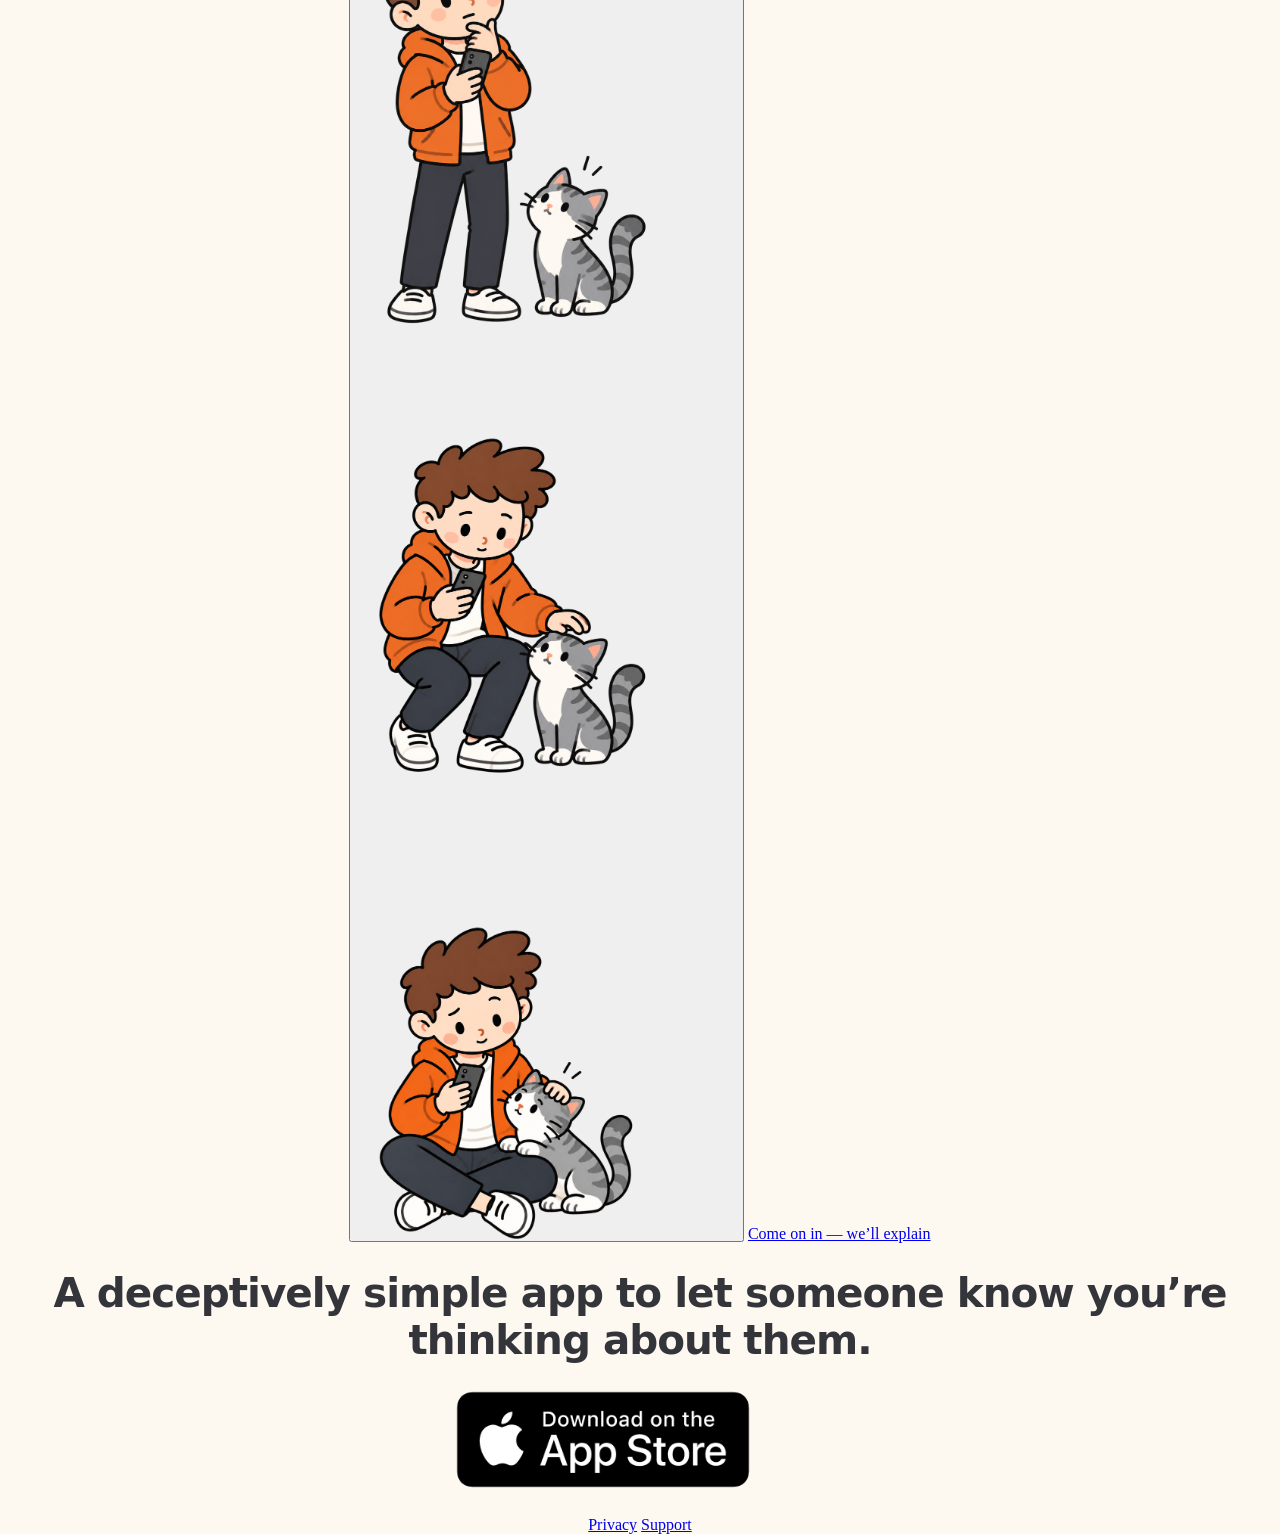
<file: index-release.html>
<!doctype html>
<html lang="en">

<head>
  <meta charset="utf-8">
  <meta name="viewport" content="width=device-width, initial-scale=1">
  <meta name="theme-color" content="#FDF9F1">
  <title>Yomm — You On My Mind</title>
  <meta name="description" content="You On My Mind">
  <link rel="stylesheet" href="styles.css">
</head>

<body>
  <main>
    <p aria-label="We’re thinking of you...">
      We’re thinking of you<span class="ellipsis" aria-hidden="true"><span>.</span><span>.</span><span>.</span></span>
    </p>
    <!-- Rotating value proposition, parked for now. Restore this <p>, the
         intro.js script tag below, and the .value-proposition rules in
         styles.css to bring it back.
    <p class="value-proposition" id="value-proposition">Let someone know
you’re thinking
about them</p>
    -->
    <div class="hero-stage">
      <button class="hero-illustration" type="button" data-pose="thoughtful" aria-pressed="false" aria-label="Show yommguy looking at his phone">
        <img class="hero-frame hero-frame-thoughtful" src="assets/animation-1-think.png" alt="Yommguy and graytabby">
        <img class="hero-frame hero-frame-phone" src="assets/animation-2-hold.png" alt="" aria-hidden="true">
        <img class="hero-frame hero-frame-kneel" src="assets/animation-3-kneel.png" alt="" aria-hidden="true">
        <img class="hero-frame hero-frame-comfort" src="assets/animation-4-sit.png" alt="" aria-hidden="true">
      </button>
      <a class="welcome-cta" href="https://apps.apple.com/" rel="noopener" aria-hidden="true" tabindex="-1">Come on in — we’ll explain</a>
    </div>
    <p class="intro-tagline">A deceptively simple app to let someone know you’re thinking about them.</p>
    <a class="app-store-button" href="https://apps.apple.com/" rel="noopener">
      <img src="assets/app-store.png" alt="Download on the App Store">
    </a>
    <nav aria-label="Yomm links">
      <a href="/privacy/">Privacy</a>
      <a href="/support/">Support</a>
    </nav>
  </main>
  <!-- <script src="intro.js" defer></script> -->
  <script src="hero-illustration.js" defer></script>
</body>

</html>
</file>
<file: styles.css>
:root {
  color-scheme: light;
  --yomm-charcoal: #34353B;
  --yomm-stone: #6B6A6A;
  --yomm-silver: #A8A7A7;
  --yomm-ember: #FD681A;
  --yomm-peach: #FAD6B7;
  --yomm-porcelain: #FDF9F1;
  --yomm-ember-shadow: color-mix(in srgb, var(--yomm-ember) 72%, var(--yomm-charcoal));
  --yomm-ember-focus: color-mix(in srgb, var(--yomm-ember) 36%, transparent);
  background: var(--yomm-porcelain);
}

* {
  box-sizing: border-box;
}

html,
body {
  min-height: 100%;
  margin: 0;
}

body {
  min-height: 100vh;
  min-height: 100dvh;
  background: var(--yomm-porcelain);
  overflow: hidden;
}

main {
  display: flex;
  flex-direction: column;
  gap: clamp(16px, 3vmin, 28px);
  align-items: center;
  justify-content: center;
  height: 100vh;
  height: 100dvh;
  min-height: 100vh;
  min-height: 100dvh;
  padding: clamp(24px, 5vmin, 64px);
}

img {
  display: block;
  width: auto;
  max-width: 80%;
  height: auto;
  min-height: 0;
  max-height: calc((100vh - clamp(144px, 22vmin, 230px)) * 0.8);
  max-height: calc((100dvh - clamp(144px, 22vmin, 230px)) * 0.8);
  object-fit: contain;
}

/* Rotating value proposition, parked with its markup in index.html. Inner
   comments are stripped because CSS comments do not nest.

.value-proposition {
  display: grid;
  place-items: center;
  min-height: 3.45em;
  white-space: pre-line;
  transition: transform 260ms ease, opacity 260ms ease;
}

.value-proposition.is-leaving {
  opacity: 0;
  transform: translateX(-12%);
}

.value-proposition.is-arriving {
  opacity: 0;
  transform: translateX(12%);
  transition: none;
}

@media (prefers-reduced-motion: reduce) {
  .value-proposition {
    transition: none;
  }
}

*/

p {
  margin: 0;
  color: var(--yomm-charcoal);
  font-family: ui-rounded, "SF Pro Rounded", system-ui, sans-serif;
  font-size: clamp(1.5rem, 4.5vmin, 2.75rem);
  font-weight: 700;
  letter-spacing: -0.025em;
  line-height: 1.15;
  text-align: center;
}

.ellipsis {
  display: inline-block;
  width: 0.9em;
  margin-left: 0.04em;
  text-align: left;
}

.ellipsis span:nth-child(1) {
  animation: dot-one 2s step-end infinite;
}

.ellipsis span:nth-child(2) {
  animation: dot-two 2s step-end infinite;
}

.ellipsis span:nth-child(3) {
  animation: dot-three 2s step-end infinite;
}

@keyframes dot-one {

  0%,
  24% {
    opacity: 0;
  }

  25%,
  100% {
    opacity: 1;
  }
}

@keyframes dot-two {

  0%,
  49% {
    opacity: 0;
  }

  50%,
  100% {
    opacity: 1;
  }
}

@keyframes dot-three {

  0%,
  74% {
    opacity: 0;
  }

  75%,
  100% {
    opacity: 1;
  }
}

@media (prefers-reduced-motion: reduce) {
  .ellipsis span {
    animation: none;
  }
}
</file>
<file: privacy/privacy.css>
:root {
  color-scheme: light;
  --yomm-charcoal: #34353B;
  --yomm-stone: #6B6A6A;
  --yomm-silver: #A8A7A7;
  --yomm-ember: #FD681A;
  --yomm-peach: #FAD6B7;
  --yomm-porcelain: #FDF9F1;
  --yomm-ember-shadow: color-mix(in srgb, var(--yomm-ember) 72%, var(--yomm-charcoal));
  --yomm-stone-wash: color-mix(in srgb, var(--yomm-stone) 24%, transparent);
  --yomm-ember-wash: color-mix(in srgb, var(--yomm-ember) 24%, transparent);
  --yomm-ember-focus: color-mix(in srgb, var(--yomm-ember) 36%, transparent);
  background: var(--yomm-porcelain);
  color: var(--yomm-charcoal);
  font-family: ui-rounded, "SF Pro Rounded", system-ui, sans-serif;
  font-synthesis: none;
}

* {
  box-sizing: border-box;
}

html,
body {
  margin: 0;
}

body {
  min-height: 100vh;
  min-height: 100dvh;
  background: var(--yomm-porcelain);
}

header,
main,
.home-nav {
  width: min(100% - 40px, 720px);
  margin-inline: auto;
}

.home-nav {
  position: sticky;
  top: 0;
  z-index: 10;
  padding-top: 22px;
  pointer-events: none;
}

.home-link {
  display: inline-flex;
  align-items: center;
  justify-content: center;
  width: 54px;
  height: 54px;
  border-radius: 999px;
  background: var(--yomm-stone-wash);
  -webkit-backdrop-filter: blur(14px);
  backdrop-filter: blur(14px);
  color: var(--yomm-charcoal);
  font-family: ui-rounded, "SF Pro Rounded", system-ui, sans-serif;
  font-size: 2.35rem;
  font-weight: 750;
  line-height: 0;
  text-decoration: none;
  pointer-events: auto;
  transition: background-color 160ms ease, color 160ms ease;
}

.home-link:hover {
  background: var(--yomm-ember-wash);
  color: var(--yomm-ember);
}

.home-link:focus-visible {
  outline: 3px solid var(--yomm-ember-focus);
  outline-offset: 3px;
}

header {
  padding-top: 12px;
}

header img {
  display: block;
  width: 75%;
  height: auto;
  margin-inline: auto;
}

main {
  padding: 36px 0 max(56px, env(safe-area-inset-bottom));
}

h1 {
  margin: 0;
  color: var(--yomm-charcoal);
  font-size: clamp(2.5rem, 9vw, 4.5rem);
  letter-spacing: -0.055em;
  line-height: 0.96;
}

.policy-date {
  margin: 18px 0 42px;
  color: var(--yomm-stone);
  font-size: 0.9rem;
  font-weight: 600;
}

section {
  margin-top: 56px;
  scroll-margin-top: 18px;
}

h2 {
  margin: 0 0 14px;
  color: var(--yomm-charcoal);
  font-size: clamp(1.5rem, 4vw, 1.75rem);
  letter-spacing: -0.025em;
  line-height: 1.1;
}

p,
li {
  font-family: system-ui, -apple-system, BlinkMacSystemFont, "Segoe UI", sans-serif;
  font-size: 1.125rem;
  line-height: 1.65;
}

p {
  margin: 14px 0;
}

ul {
  margin: 14px 0 0;
  padding-left: 1.3rem;
}

li+li {
  margin-top: 12px;
}

strong {
  color: var(--yomm-charcoal);
}

main a {
  color: var(--yomm-ember);
  font-weight: 650;
  overflow-wrap: anywhere;
  text-decoration: none;
}

main a:not(.contact-cta):focus-visible {
  border-radius: 4px;
  outline: 3px solid var(--yomm-ember-focus);
  outline-offset: 3px;
}

.contact-cta {
  display: inline-flex;
  align-items: center;
  justify-content: center;
  min-height: 72px;
  margin-top: 56px;
  margin-bottom: 80px;
  padding: 0 36px;
  border-radius: 10px;
  background: var(--yomm-ember);
  box-shadow: 0 10px 0 var(--yomm-ember-shadow);
  color: var(--yomm-porcelain);
  font-family: ui-rounded, "SF Pro Rounded", system-ui, sans-serif;
  font-size: clamp(1.1rem, 2.4vmin, 1.35rem);
  font-weight: 750;
  line-height: 1;
  text-decoration: none;
  transition: transform 120ms ease, box-shadow 120ms ease;
}

.contact-cta:hover {
  transform: translateY(2px);
  box-shadow: 0 8px 0 var(--yomm-ember-shadow);
}

.contact-cta:active {
  transform: translateY(8px);
  box-shadow: 0 2px 0 var(--yomm-ember-shadow);
}

.contact-cta:focus-visible {
  outline: 3px solid var(--yomm-ember-focus);
  outline-offset: 6px;
}

@media (max-width: 480px) {

  header,
  main,
  .home-nav {
    width: min(100% - 28px, 720px);
  }

  .home-nav {
    padding-top: 12px;
  }

  header {
    padding-top: 8px;
  }

  main {
    padding-top: 28px;
  }
}
</file>
<file: connect/connect.css>
:root {
  color-scheme: light;
  --yomm-charcoal: #34353B;
  --yomm-stone: #6B6A6A;
  --yomm-silver: #A8A7A7;
  --yomm-ember: #FD681A;
  --yomm-peach: #FAD6B7;
  --yomm-porcelain: #FDF9F1;
  --yomm-stone-wash-subtle: color-mix(in srgb, var(--yomm-stone) 15%, transparent);
  --yomm-stone-wash: color-mix(in srgb, var(--yomm-stone) 18%, transparent);
  --yomm-porcelain-wash: color-mix(in srgb, var(--yomm-porcelain) 20%, transparent);
  --yomm-ember-focus: color-mix(in srgb, var(--yomm-ember) 36%, transparent);
  color: var(--yomm-charcoal);
  font-family: ui-rounded, "SF Pro Rounded", system-ui, sans-serif;
  font-synthesis: none;
  background: var(--yomm-porcelain);
}

* {
  box-sizing: border-box;
}

html,
body {
  min-height: 100%;
  margin: 0;
}

body {
  min-height: 100vh;
  min-height: 100dvh;
  background: var(--yomm-porcelain);
}

main {
  min-height: 100vh;
  min-height: 100dvh;
  padding: clamp(32px, 6vw, 84px) clamp(18px, 5vw, 72px);
}

.home-link {
  display: inline-block;
  margin-top: clamp(28px, 5vw, 48px);
  color: var(--yomm-ember);
  font-size: 1rem;
  font-weight: 750;
  text-decoration: none;
}

.home-link:focus-visible {
  border-radius: 6px;
  outline: 3px solid var(--yomm-ember-focus);
  outline-offset: 4px;
}

.connect-state {
  width: min(100%, 640px);
  margin: 0 auto;
  text-align: center;
}

h1 {
  margin: 0;
  color: var(--yomm-charcoal);
  font-size: clamp(2.5rem, 6.5vw, 5.2rem);
  font-weight: 750;
  letter-spacing: -0.055em;
  line-height: 1;
  text-align: center;
}

.ellipsis {
  display: inline-block;
  width: 0.9em;
  margin-left: 0.04em;
  text-align: left;
}

.ellipsis span:nth-child(1) {
  animation: dot-one 2s step-end infinite;
}

.ellipsis span:nth-child(2) {
  animation: dot-two 2s step-end infinite;
}

.ellipsis span:nth-child(3) {
  animation: dot-three 2s step-end infinite;
}

@keyframes dot-one {
  0%,
  24% {
    opacity: 0;
  }

  25%,
  100% {
    opacity: 1;
  }
}

@keyframes dot-two {
  0%,
  49% {
    opacity: 0;
  }

  50%,
  100% {
    opacity: 1;
  }
}

@keyframes dot-three {
  0%,
  74% {
    opacity: 0;
  }

  75%,
  100% {
    opacity: 1;
  }
}

.steps {
  display: flex;
  flex-direction: column;
  gap: clamp(18px, 3vw, 28px);
  max-width: 420px;
  margin: clamp(32px, 5vw, 52px) auto 0;
}

.step-card {
  display: flex;
  flex-direction: column;
  align-items: center;
  padding: clamp(28px, 4vw, 40px) clamp(24px, 4vw, 36px);
  border-radius: 28px;
  background: var(--yomm-ember);
  color: var(--yomm-porcelain);
}

.step-card-secondary {
  background: var(--yomm-stone-wash-subtle);
  color: var(--yomm-charcoal);
}

.step-card-secondary .step-number {
  background: var(--yomm-stone-wash);
  color: var(--yomm-stone);
}

.step-or {
  margin: -8px 0;
  color: var(--yomm-charcoal);
  font-size: 1.05rem;
  font-weight: 800;
}

.step-number {
  display: flex;
  align-items: center;
  justify-content: center;
  width: 32px;
  height: 32px;
  margin-bottom: 16px;
  border-radius: 50%;
  background: var(--yomm-porcelain-wash);
  font-size: 0.9rem;
  font-weight: 800;
}

.step-card h2 {
  margin: 0 0 18px;
  font-size: clamp(1.3rem, 2.4vw, 1.6rem);
  font-weight: 750;
  letter-spacing: -0.025em;
  line-height: 1.18;
}

.step-detail {
  margin: 0 0 20px;
  font-size: 0.95rem;
  font-weight: 500;
  line-height: 1.4;
  opacity: 0.85;
  text-align: center;
}

.qr-code {
  width: min(100%, 200px);
  padding: 14px;
  border-radius: 20px;
  background: var(--yomm-porcelain);
}

.qr-code svg {
  display: block;
  width: 100%;
  height: auto;
}

.app-store-button {
  display: inline-block;
  border-radius: 9px;
  line-height: 0;
}

.app-store-button img {
  display: block;
  width: 200px;
  max-width: 100%;
  height: auto;
}

.app-store-button:focus-visible {
  outline: 3px solid var(--yomm-porcelain);
  outline-offset: 4px;
}

.encouragement {
  width: min(78vw, 390px);
  margin: clamp(42px, 6vw, 68px) auto 0;
}

.encouragement img {
  display: block;
  width: 100%;
  height: auto;
}

.encouragement figcaption {
  margin-top: 8px;
  color: var(--yomm-charcoal);
  font-size: 1.05rem;
  font-weight: 750;
}

.invalid-state {
  display: grid;
  min-height: calc(100vh - clamp(64px, 12vw, 168px));
  min-height: calc(100dvh - clamp(64px, 12vw, 168px));
  align-content: center;
  justify-items: center;
  text-align: center;
}

.invalid-state[hidden] {
  display: none;
}

.invalid-state img {
  display: block;
  width: min(100%, 480px);
  height: auto;
  margin-bottom: 28px;
}

.invalid-state h1 {
  font-size: clamp(2.2rem, 6vw, 4.5rem);
}

.invalid-state p {
  margin: 18px 0 0;
  color: var(--yomm-stone);
  font-size: clamp(1rem, 2vw, 1.25rem);
  line-height: 1.45;
}

@media (max-width: 760px) {
  main {
    padding: 30px 14px 52px;
  }

  h1 {
    font-size: clamp(2.35rem, 12vw, 3.6rem);
  }

  .encouragement {
    width: min(92vw, 360px);
  }
}

@media (prefers-reduced-motion: reduce) {
  .ellipsis span {
    animation: none;
  }
}
</file>
<file: storyboard.css>
/*
 * You On My Mind storyboard (index-anim.html). Desktop layout.
 *
 * One design unit, --u, is one Figma pixel at 1×. Every size, offset, and
 * anchor below is its 1× value times --u, so the whole story scales as one.
 * storyboard.js only sets data attributes on .stage; this file decides how
 * each state looks and moves. Beat timing lives in storyboard.js; motion
 * durations live in the tokens below.
 */

@property --u {
  syntax: "<length>";
  inherits: true;
  initial-value: 1px;
}

:root {
  color-scheme: light;
  --yomm-charcoal: #34353B;
  --yomm-ember: #FD681A;
  --yomm-ember-shadow: color-mix(in srgb, var(--yomm-ember) 72%, var(--yomm-charcoal));
  --yomm-ember-focus: color-mix(in srgb, var(--yomm-ember) 36%, transparent);
  --yomm-porcelain: #FDF9F1;
  --font-rounded: ui-rounded, "SF Pro Rounded", system-ui, sans-serif;

  --token-step: 40ms;
  --dot-step: 1s;
  --token-fade: 280ms;
  --copy-out: 300ms;
  --slide: 1100ms;
  --iris: 950ms;
  --arrive: 700ms;
  --hand-move: 900ms;
  --drift-x: 12;
  --drift-y: 10;
  --puff-breath: 0.03;
  --ease-out: cubic-bezier(0.22, 0.8, 0.25, 1);
  --ease-in: cubic-bezier(0.55, 0, 0.75, 0.2);
  --ease-in-out: cubic-bezier(0.65, 0, 0.35, 1);
  --ease-pop: cubic-bezier(0.34, 1.56, 0.64, 1);

  background: var(--yomm-porcelain);
}

* {
  box-sizing: border-box;
}

html,
body {
  min-height: 100%;
  margin: 0;
  background: var(--yomm-porcelain);
}

html {
  -webkit-text-size-adjust: 100%;
  text-size-adjust: 100%;
}

/* Stage: fits the 1100 × 500 slot group, the copy above and the final line
   below (about 800 tall), plus room for the toast to overhang her slot. The
   band at the bottom holds Skip during the story and the download section at
   the end, so neither ever covers the final line. */
.stage {
  --gutter: 32px;
  --footer-space: 72px;
  --u: min(1px, (100vw - 2 * var(--gutter)) / 1400, (100dvh - var(--gutter) - var(--footer-space)) / 800);
  display: grid;
  place-items: center;
  min-height: 100vh;
  min-height: 100dvh;
  padding: var(--gutter) var(--gutter) var(--footer-space);
  -webkit-tap-highlight-color: transparent;
}

/* Skip cuts straight to the last frame: no transition may play on the way. */
.stage.is-cutting,
.stage.is-cutting *,
.stage.is-cutting *::before {
  transition: none !important;
}

/* Art is never a drag or selection target; text stays selectable. */
.stage img {
  pointer-events: none;
  -webkit-user-select: none;
  user-select: none;
  -webkit-user-drag: none;
  -webkit-touch-callout: none;
}

.visually-hidden {
  position: absolute;
  width: 1px;
  height: 1px;
  margin: -1px;
  padding: 0;
  overflow: hidden;
  clip-path: inset(50%);
  white-space: nowrap;
  border: 0;
}

/* Site chrome: ordinary fixed-size UI, not art, so it does not scale with
   --u. During the story only Skip shows, in the bottom-left corner. When the
   story is over (or skipped), the download section fades in as one row,
   centered at the bottom. */
body {
  position: relative;
}

/* A smaller version of the Support page's orange Contact button (about half
   its size), with the same raised edge that presses down. It sits the page
   gutter (32 px) from the left and from the bottom, measured to the bottom of
   its raised edge. */
.skip-link {
  position: absolute;
  bottom: calc(32px + 5px);
  left: 32px;
  display: inline-flex;
  align-items: center;
  justify-content: center;
  min-height: 40px;
  padding: 0 20px;
  border: 0;
  border-radius: 8px;
  background: var(--yomm-ember);
  box-shadow: 0 5px 0 var(--yomm-ember-shadow);
  color: var(--yomm-porcelain);
  font-family: var(--font-rounded);
  font-size: 15px;
  font-weight: 750;
  line-height: 1;
  cursor: pointer;
  transition:
    transform 120ms ease,
    box-shadow 120ms ease,
    opacity 400ms ease,
    visibility 0s linear 400ms;
}

.skip-link:hover {
  transform: translateY(1px);
  box-shadow: 0 4px 0 var(--yomm-ember-shadow);
}

.skip-link:active {
  transform: translateY(4px);
  box-shadow: 0 1px 0 var(--yomm-ember-shadow);
}

.skip-link:focus-visible {
  outline: 3px solid var(--yomm-ember-focus);
  outline-offset: 4px;
}

.stage[data-links="on"] ~ .skip-link {
  opacity: 0;
  visibility: hidden;
}

/* The App Store button with the three links beneath it, centered. */
.site-footer {
  position: absolute;
  right: 0;
  bottom: 32px;
  left: 0;
  display: flex;
  flex-direction: column;
  align-items: center;
  justify-content: center;
  gap: 18px;
  opacity: 0;
  visibility: hidden;
  transition:
    opacity 900ms ease,
    visibility 0s linear 900ms;
}

.stage[data-links="on"] ~ .site-footer {
  opacity: 1;
  visibility: visible;
  transition: opacity 900ms ease;
}

.app-store-button {
  display: block;
  border-radius: 9px;
  line-height: 0;
}

.app-store-button img {
  display: block;
  width: 165px;
  height: auto;
}

.site-footer nav {
  display: flex;
  gap: 14px;
  font-family: var(--font-rounded);
  font-size: 14px;
  font-weight: 600;
  line-height: 1;
}

.site-footer nav a {
  border-radius: 6px;
  color: var(--yomm-charcoal);
  text-decoration: none;
  transition: color 150ms ease;
}

.site-footer nav a:hover {
  color: var(--yomm-ember);
}

.app-store-button:focus-visible,
.site-footer nav a:focus-visible {
  outline: 3px solid var(--yomm-ember-focus);
  outline-offset: 4px;
}

/* Scene: two fixed 500 slots 100 apart. The copy row above and the line row
   below are equal, so the people stay at the stage's vertical center. */
.scene {
  display: grid;
  grid-template-columns: calc(500 * var(--u)) calc(100 * var(--u)) calc(500 * var(--u));
  grid-template-rows: calc(141 * var(--u)) calc(500 * var(--u)) calc(141 * var(--u));
  grid-template-areas:
    "top top top"
    "guy . girl"
    "bottom bottom bottom";
}

/* Text: SF Pro Rounded, as on the current landing page. */

.copy {
  display: grid;
  grid-area: top;
  align-content: start;
  justify-items: center;
}

.copy-line,
.final-line {
  margin: 0;
  color: var(--yomm-charcoal);
  font-family: var(--font-rounded);
  font-size: calc(32 * var(--u));
  font-weight: 700;
  letter-spacing: -0.025em;
  line-height: calc(43 * var(--u));
  text-align: center;
}

/* Outgoing copy fades as a whole; hidden copy is not selectable. */
.copy-line {
  grid-area: 1 / 1;
  opacity: 0;
  visibility: hidden;
  transition:
    opacity var(--copy-out) ease,
    visibility 0s linear var(--copy-out);
}

.copy-line.is-active {
  opacity: 1;
  visibility: visible;
  transition: none;
}

/* Incoming text streams in: pieces longer than a letter, shorter than most
   words. It waits for the outgoing copy to fade first. */
.token {
  animation: token-in var(--token-fade) ease-out both;
  animation-delay: calc(var(--t) * var(--token-step));
}

.is-following .token {
  animation-delay: calc(var(--copy-out) + var(--t) * var(--token-step));
}

@keyframes token-in {
  from {
    opacity: 0;
  }
}

/* Between the two of them, just below their feet: the empty lower part of
   the slot row, clear of both figures. That leaves the bottom of the stage to
   the download section. */
.final-line {
  grid-row: 2;
  grid-column: 1 / -1;
  align-self: end;
  justify-self: center;
  margin-bottom: calc(-6 * var(--u));
  opacity: 0;
}

[data-line="on"] .final-line {
  opacity: 1;
}

/* The final line's trailing dots, as on the current landing page: none, then
   one, two, three, a step apart, then over again. The fixed width keeps the
   centered line from shifting as they appear. */
.ellipsis {
  display: inline-block;
  width: 0.9em;
  margin-left: 0.04em;
  text-align: left;
}

.ellipsis span:nth-child(1) {
  animation: dot-one calc(4 * var(--dot-step)) step-end infinite;
}

.ellipsis span:nth-child(2) {
  animation: dot-two calc(4 * var(--dot-step)) step-end infinite;
}

.ellipsis span:nth-child(3) {
  animation: dot-three calc(4 * var(--dot-step)) step-end infinite;
}

@keyframes dot-one {
  0%,
  24% {
    opacity: 0;
  }

  25%,
  100% {
    opacity: 1;
  }
}

@keyframes dot-two {
  0%,
  49% {
    opacity: 0;
  }

  50%,
  100% {
    opacity: 1;
  }
}

@keyframes dot-three {
  0%,
  74% {
    opacity: 0;
  }

  75%,
  100% {
    opacity: 1;
  }
}

/* Slots: each person's outside figure and point of view share one cell. */

.slot {
  position: relative;
  display: grid;
  place-items: center;
}

.slot > .figure,
.slot > .pov {
  grid-area: 1 / 1;
  width: 100%;
  height: 100%;
}

.slot-guy {
  grid-area: guy;
  /* Alone, he sits at the group's center: half the distance between slot
     centers. The offset goes to zero when her slot opens. */
  translate: calc(300 * var(--u)) 0;
  transition: translate var(--slide) var(--ease-in-out);
}

[data-split="on"] .slot-guy {
  translate: 0 0;
}

/* She fades in as a whole while he slides over, already turned to her
   buzzing phone. */
.slot-girl {
  grid-area: girl;
  opacity: 0;
  transition: opacity var(--arrive) ease 450ms;
}

[data-split="on"] .slot-girl {
  opacity: 1;
}

.figure {
  display: grid;
  place-items: center;
}

.figure > .art {
  grid-area: 1 / 1;
}

.art,
.hand {
  display: block;
  width: calc(var(--w) * var(--u));
  max-width: none;
  height: auto;
}

/* Pose and frame changes are cuts, like animation frames: a crossfade between
   two poses dips in opacity and reads as a pop. Only entrances and her change
   of view fade. */
.art {
  opacity: 0;
}

.pose-think,
.pose-hold,
.pose-kneel,
.pose-sit {
  --w: 250;
}

.pose-end,
.pose-end-smile,
.pose-read,
.pose-reach,
.pose-girl-end,
.blink {
  --w: 280;
}

/* Outside poses */

[data-guy="think"] .pose-think,
[data-guy="hold"] .pose-hold,
[data-guy="kneel"] .pose-kneel,
[data-guy="sit"] .pose-sit,
[data-guy="end"] .pose-end,
[data-guy="smile"] .pose-end-smile,
[data-girl="read"] .pose-read,
[data-girl="reach"] .pose-reach,
[data-girl="smile"] .pose-girl-end {
  opacity: 1;
}

[data-guy="think"] .pose-think {
  transition: opacity 900ms ease;
}

/* The opening circle covers a figure before it is hidden underneath. */
[data-guy="pov"] .slot-guy .figure > .art,
[data-girl="pov"] .slot-girl .figure > .art {
  transition: opacity 0s linear var(--iris);
}

/* Her phone buzzes: only the overlay's opacity changes. */
[data-blink="on"] .blink {
  animation: buzz 720ms steps(1, end) infinite;
}

@keyframes buzz {
  0% {
    opacity: 1;
  }

  50% {
    opacity: 0;
  }
}

/* Points of view: his circle opens out of the phone in his hands and closes
   back into it; hers, being her point of view, opens from and closes to the
   center. --open-x/y is where the circle grows from in the current pose. */

.pov {
  position: relative;
  background: #fff;
  clip-path: circle(0% at var(--open-x) var(--open-y));
  transition: clip-path var(--iris) var(--ease-in-out);
}

.pov > * {
  position: absolute;
}

.pov-guy {
  --open-x: 44.3%;
  --open-y: 60%;
}

[data-guy="end"] .pov-guy,
[data-guy="smile"] .pov-guy {
  --open-x: 43.5%;
  --open-y: 51%;
}

.pov-girl {
  --open-x: 50%;
  --open-y: 50%;
}

[data-guy="pov"] .pov-guy,
[data-girl="pov"] .pov-girl {
  clip-path: circle(50% at 50% 50%);
}

.base {
  --w: 502.67;
  top: 0;
  left: calc(-2.7 * var(--u));
}

[data-guy-base="avatars"] .base-avatars,
[data-guy-base="zooming"] .base-zooming,
[data-guy-base="session"] .base-session {
  opacity: 1;
}

.base-girl {
  --w: 500;
  top: 0;
  left: 0;
  opacity: 1;
}

/* Hands. Anchors are each image's top-left inside the 500 circle, matched
   against the storyboard frames; motion is a transform from the wrist, and a
   change of hand shape is a cut. */

.hand {
  top: calc(var(--y) * var(--u));
  left: calc(var(--x) * var(--u));
  transform-origin: 80% 100%;
  transition: transform var(--hand-move) var(--ease-out);
}

.hand-guy-point {
  --x: 205.9;
  --y: 116.3;
  --w: 279.67;
  transform: translate(calc(240 * var(--u)), calc(360 * var(--u))) rotate(8deg);
}

.hand-guy-tap {
  --x: 180.5;
  --y: 116.3;
  --w: 349;
  opacity: 0;
}

[data-guy-hand="point"] .hand-guy-point {
  transform: none;
}

[data-guy-hand="tap"] .hand-guy-point {
  transform: none;
  opacity: 0;
}

[data-guy-hand="tap"] .hand-guy-tap {
  opacity: 1;
}

[data-guy-hand="out"] .hand-guy-point {
  transition-duration: 1100ms;
  transition-timing-function: var(--ease-in);
}

.hand-girl-point,
.hand-girl-fist {
  --x: 287.4;
  --y: 242;
  /* Her reach stops about halfway along its visible path, between the circle's
     edge and the storyboard pose: a hesitant gesture toward his avatar, not a
     literal tap. */
  --halfway: translate(calc(35 * var(--u)), calc(47 * var(--u))) rotate(2deg);
}

.hand-girl-point {
  --w: 235;
  transform: translate(calc(200 * var(--u)), calc(260 * var(--u))) rotate(8deg);
}

/* The fist waits where the reach stops, so the cut from point to fist does
   not jump. */
.hand-girl-fist {
  --w: 236;
  opacity: 0;
  transform: var(--halfway);
}

[data-girl-hand="point"] .hand-girl-point {
  transform: var(--halfway);
}

/* She reaches, thinks, then closes her hand and draws it back. */
[data-girl-hand="fist"] .hand-girl-point {
  transform: var(--halfway);
  opacity: 0;
}

[data-girl-hand="fist"] .hand-girl-fist {
  opacity: 1;
  transform: translate(calc(57 * var(--u)), calc(77 * var(--u))) rotate(2deg);
  transition-duration: 1400ms;
}

/* Live count: white, heavy, rounded digits with a dark outline. */
.counter {
  --ink: var(--yomm-charcoal);
  --o: calc(2.4 * var(--u));
  --d: calc(1.7 * var(--u));
  top: calc(var(--cy) * var(--u));
  left: calc(var(--cx) * var(--u));
  translate: -50% -50%;
  color: #fff;
  font-family: var(--font-rounded);
  font-size: calc(44 * var(--u));
  font-variant-numeric: tabular-nums;
  font-weight: 800;
  letter-spacing: -0.02em;
  line-height: 1;
  text-shadow:
    var(--o) 0 0 var(--ink),
    calc(-1 * var(--o)) 0 0 var(--ink),
    0 var(--o) 0 var(--ink),
    0 calc(-1 * var(--o)) 0 var(--ink),
    var(--d) var(--d) 0 var(--ink),
    calc(-1 * var(--d)) var(--d) 0 var(--ink),
    var(--d) calc(-1 * var(--d)) 0 var(--ink),
    calc(-1 * var(--d)) calc(-1 * var(--d)) 0 var(--ink),
    0 calc(3 * var(--u)) calc(6 * var(--u)) rgb(0 0 0 / 0.25);
  pointer-events: none;
  opacity: 0;
  transition: opacity 250ms ease;
}

.counter-guy {
  --cx: 232;
  --cy: 107.6;
}

.counter-girl {
  --cx: 242.6;
  --cy: 199.2;
}

[data-counter="on"] .counter {
  opacity: 1;
}

/* Summary toast: an illustration of the app's black summary bar. */
.toast {
  position: absolute;
  top: calc(156 * var(--u));
  left: calc(372 * var(--u));
  margin: 0;
  padding: calc(14 * var(--u)) calc(24 * var(--u));
  border-radius: calc(10 * var(--u));
  background: #000;
  color: #fff;
  font-family: var(--font-rounded);
  font-size: calc(17 * var(--u));
  font-weight: 700;
  letter-spacing: -0.01em;
  line-height: 1.3;
  text-align: center;
  white-space: nowrap;
  opacity: 0;
  visibility: hidden;
  translate: 0 calc(18 * var(--u));
  transition:
    opacity 450ms ease,
    translate 550ms var(--ease-out),
    visibility 0s linear 550ms;
}

[data-toast="on"] .toast {
  opacity: 1;
  visibility: visible;
  translate: 0 0;
  transition:
    opacity 450ms ease,
    translate 550ms var(--ease-out);
}

/* Thought cloud: six equal circles form around the wordmark, then each one
   drifts and breathes on its own, so the outline keeps shifting while the
   lettering stays perfectly still. A fixed center fill keeps the middle white
   however far the circles wander; at these amplitudes it never reaches the
   outline and the lettering never leaves the white. */
.cloud {
  position: relative;
  z-index: 1;
  grid-area: top;
  align-self: start;
  justify-self: center;
  width: calc(346 * var(--u));
  height: calc(288 * var(--u));
  pointer-events: none;
}

.cloud::before {
  content: "";
  position: absolute;
  top: calc((144 - 98) * var(--u));
  left: calc((173 - 98) * var(--u));
  width: calc(196 * var(--u));
  height: calc(196 * var(--u));
  border-radius: 50%;
  background: #fff;
  transform: scale(0);
  transition: transform 800ms var(--ease-pop) 150ms;
}

[data-cloud="on"] .cloud::before {
  transform: scale(1);
}

.puff {
  position: absolute;
  top: calc((var(--y) - 75) * var(--u));
  left: calc((var(--x) - 75) * var(--u));
  width: calc(150 * var(--u));
  height: calc(150 * var(--u));
  transform: scale(0);
  transition: transform 800ms var(--ease-pop) calc(var(--i) * 110ms);
}

.puff::before {
  content: "";
  position: absolute;
  inset: 0;
  border-radius: 50%;
  background: #fff;
}

[data-cloud="on"] .puff {
  transform: scale(1);
}

/* Horizontal drift, vertical drift, and breathing run at different periods
   and phases, so each circle wanders its own path instead of repeating a
   loop. */
[data-cloud="on"] .puff::before {
  animation:
    drift-x calc(3.2s + var(--i) * 0.4s) ease-in-out calc(var(--i) * -1.3s) infinite alternate,
    drift-y calc(4.1s + var(--i) * 0.35s) ease-in-out calc(var(--i) * -1.9s) infinite alternate,
    puff-breathe calc(2.8s + var(--i) * 0.3s) ease-in-out calc(var(--i) * -0.9s) infinite alternate;
}

@keyframes puff-breathe {
  from {
    scale: calc(1 - var(--puff-breath));
  }

  to {
    scale: calc(1 + var(--puff-breath));
  }
}

@keyframes drift-x {
  from {
    translate: calc(-1 * var(--drift-x) * var(--u)) 0;
  }

  to {
    translate: calc(var(--drift-x) * var(--u)) 0;
  }
}

@keyframes drift-y {
  from {
    transform: translateY(calc(-1 * var(--drift-y) * var(--u)));
  }

  to {
    transform: translateY(calc(var(--drift-y) * var(--u)));
  }
}

.wordmark {
  position: absolute;
  top: calc(54 * var(--u));
  left: calc(61 * var(--u));
  width: calc(211.33 * var(--u));
  height: auto;
  opacity: 0;
  transition: opacity 700ms ease 450ms;
}

[data-cloud="on"] .wordmark {
  opacity: 1;
}

/*
 * Portrait (phones, and any taller-than-wide window): the same slots,
 * stacked, him above her. Alone, he fills the width; when she arrives the
 * view pulls back (--u itself animates) until both circles fit. The copy sits
 * above him while he is alone and between the two phones once she is there;
 * the toast and then the cloud use that same space between them, so the
 * thought ends up between the two people. The final line sits under her.
 * Text and site links use fixed, readable sizes here instead of --u. The
 * controller is unchanged: it never knows which layout is showing.
 */
@media (orientation: portrait) {
  .stage {
    --gutter: 16px;
    /* The pinned site links, plus room for the final line, which hangs a
       little below her slot. */
    --footer-space: calc(72px + 24px + env(safe-area-inset-bottom));
    /* Room for three lines of copy above his solo circle, mirrored below
       it because the circle stays centered. */
    --solo-copy-space: 188px;
    --room: calc(100dvh - var(--gutter) - var(--footer-space));
    --u-solo: min(1px, (100vw - 2 * var(--gutter)) / 500, (var(--room) - var(--solo-copy-space)) / 500);
    --u-split: min(1px, (100vw - 2 * var(--gutter)) / 500, var(--room) / 1140);
    --u: var(--u-solo);
    height: 100vh;
    height: 100dvh;
    min-height: 0;
    padding: var(--gutter) var(--gutter) var(--footer-space);
    place-content: center;
    /* Alone, the unused half of the scene overflows; it is empty, so clip it
       rather than let the page scroll. */
    overflow: clip;
    transition: --u var(--slide) var(--ease-in-out);
  }

  .stage[data-split="on"] {
    --u: var(--u-split);
  }

  /* His slot, the space between them, her slot. */
  .scene {
    grid-template-columns: calc(500 * var(--u));
    grid-template-rows: calc(500 * var(--u)) calc(140 * var(--u)) calc(500 * var(--u));
    grid-template-areas:
      "guy"
      "between"
      "girl";
  }

  /* Alone, he sits at the group's center, half the distance between slot
     centers below his split position; the slide goes up instead of left. */
  .slot-guy {
    translate: 0 calc(320 * var(--u));
  }

  .copy {
    grid-area: between;
    align-self: center;
    justify-self: center;
    /* Alone, the copy hugs the top of his circle: from the middle of the
       space between the slots (570) up to his solo circle's top (320). Once
       she is there, it sits between the two phones. It is empty whenever it
       moves. */
    translate: 0 calc(-250 * var(--u) - 50% - 16px);
  }

  [data-split="on"] .copy {
    translate: 0 0;
  }

  .copy-line {
    align-self: end;
  }

  [data-split="on"] .copy-line {
    align-self: center;
  }

  .copy-line,
  .final-line {
    font-size: 20px;
    line-height: 26px;
    white-space: nowrap;
  }

  /* Under her, in the empty lower part of her slot. */
  .final-line {
    grid-area: girl;
    align-self: start;
    margin-top: calc(405 * var(--u) + 6px);
    margin-bottom: 0;
  }

  /* Between his open phone and her head: the middle of the space from his
     circle's bottom (500) to her figure's top (735), 22.5 above her slot. */
  .toast {
    top: calc(-22.5 * var(--u));
    left: 50%;
    padding: 10px 16px;
    border-radius: 10px;
    font-size: 13px;
    translate: -50% calc(-50% + 12px);
  }

  [data-toast="on"] .toast {
    translate: -50% -50%;
  }

  /* Between them: it clears his figure by about 37 and hers by about 26 at
     1×, more than the circles' drift. */
  .cloud {
    grid-area: between;
    align-self: center;
  }

  /* Skip and, at the end, the download row sit in the reserved band. Skip is
     the phone gutter (16 px) from the left and from the bottom of its edge. */
  .skip-link {
    bottom: calc(16px + 5px + env(safe-area-inset-bottom));
    left: 16px;
  }

  /* Height is scarce here, so the button and links stay one row. */
  .site-footer {
    bottom: calc(16px + env(safe-area-inset-bottom));
    flex-direction: row;
    gap: 16px;
  }

  .app-store-button img {
    width: 120px;
  }
}

@media (prefers-reduced-motion: reduce) {
  .stage,
  .stage *,
  .stage *::before,
  .skip-link,
  .site-footer {
    transition: none !important;
    animation: none !important;
  }
}
</file>
